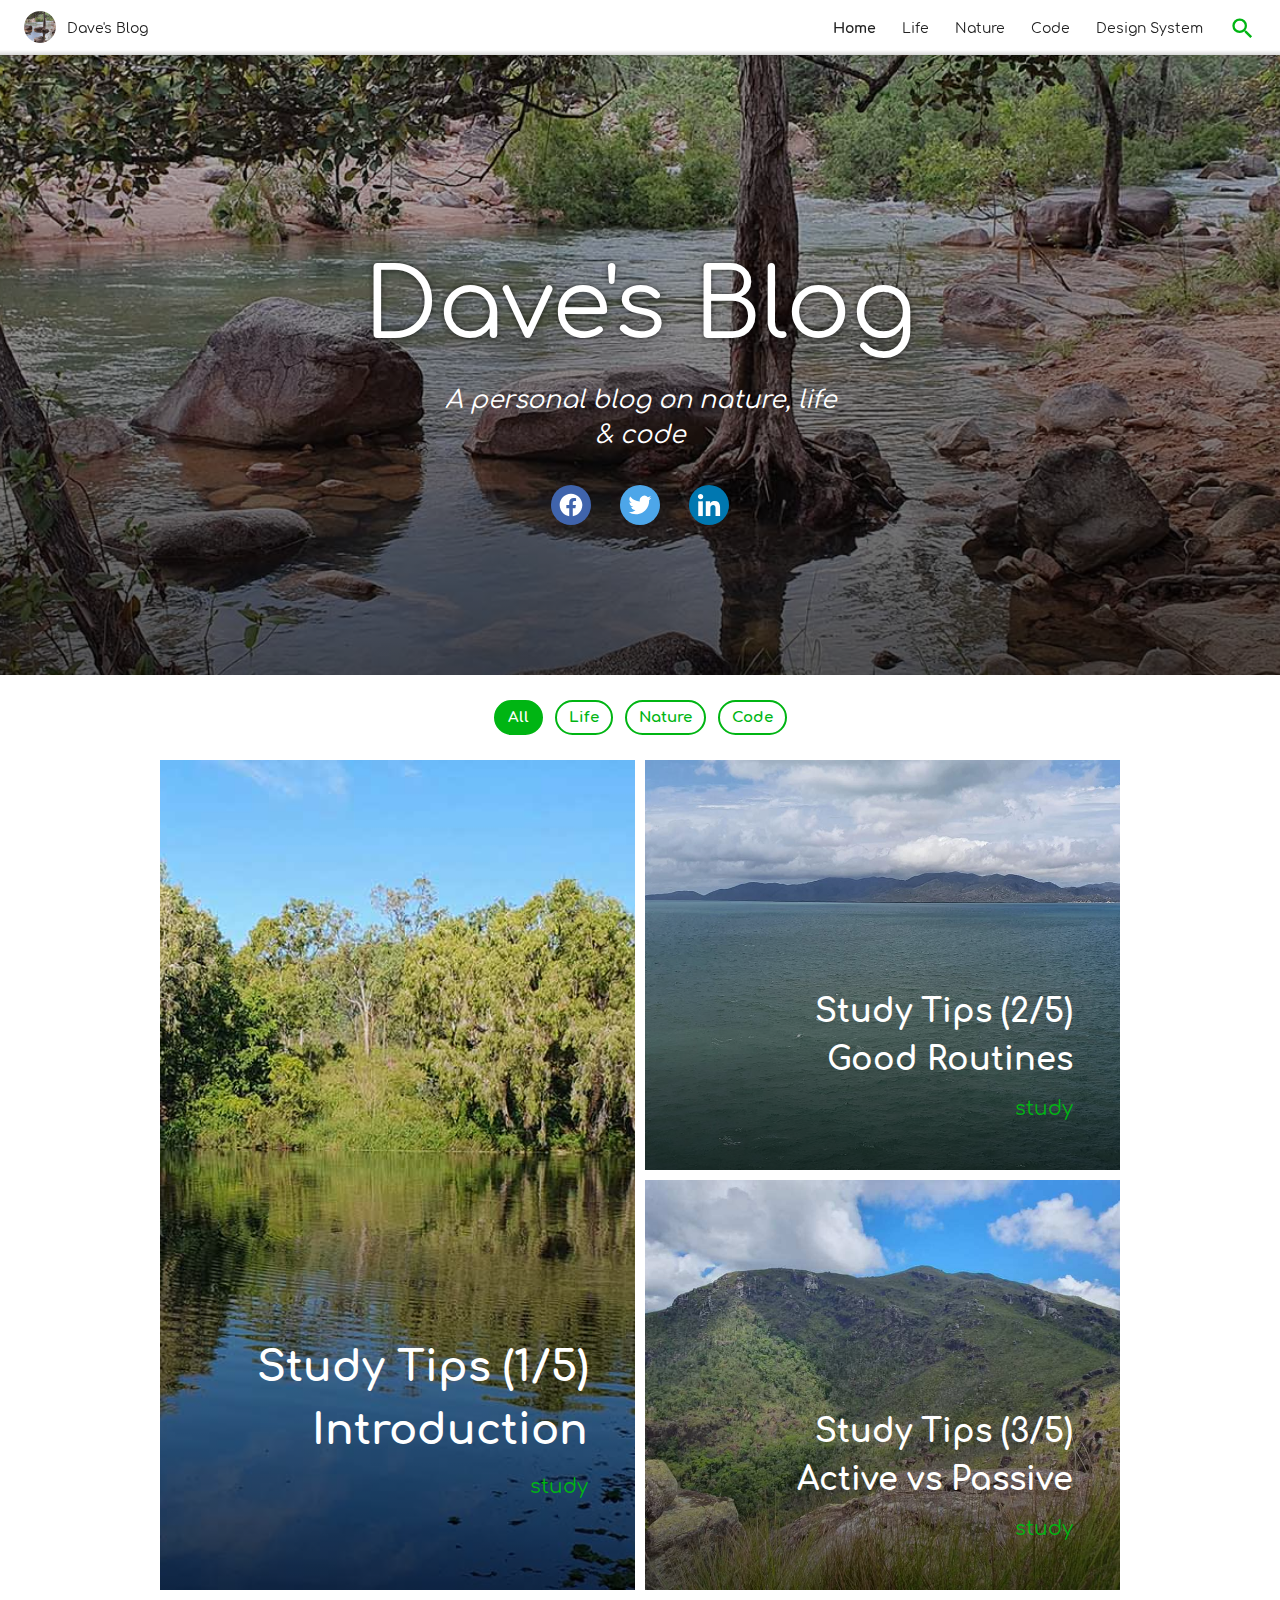
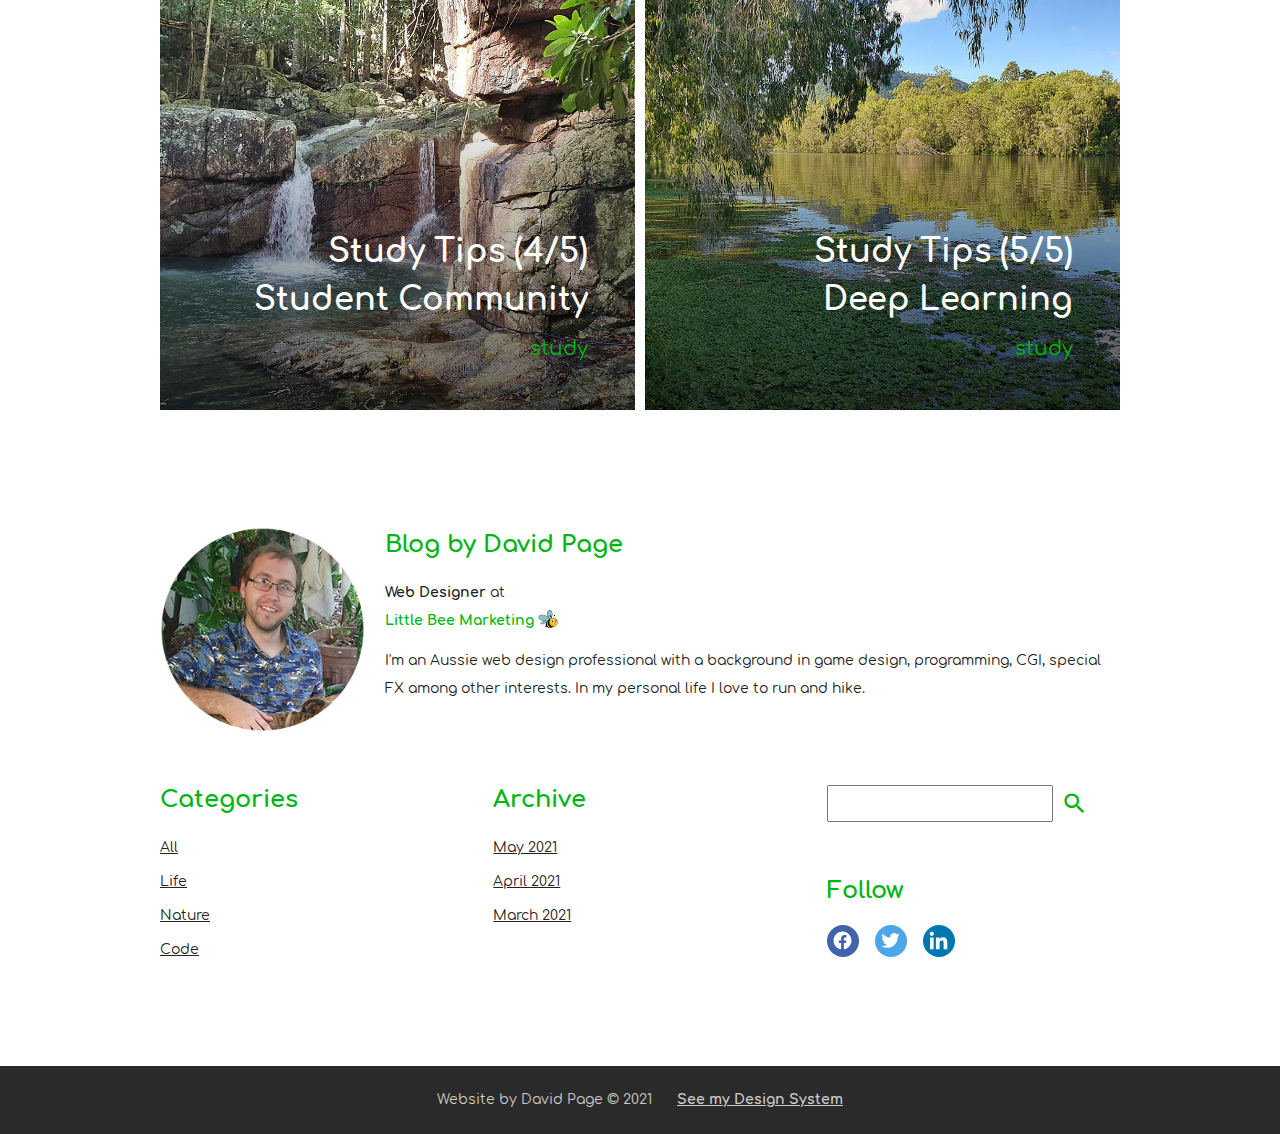
<file: index.html>
<!DOCTYPE html>
<html lang="en">

<head>
    <meta charset="utf-8">
    <meta name="viewport" content="width=device-width">
    <title>Dave's Blog</title>

    <!-- Google Material Font Icons -->
    <link rel="stylesheet" href="https://fonts.googleapis.com/icon?family=Material+Icons">

    <link rel="stylesheet" href="style/main.css">
</head>

<body class="home">
    <header class="site-header">
        <nav class="primary-nav" title="main navigation">
            <div class="nav-bar nav-bar--subtle-popout nav-bar--sticky">
                <a href="index.html" class="nav-bar__site-info">
                    <img class="site-logo nav-bar__logo" src="img/site-logo.png" alt="logo">
                    <p class="site-title">Dave's Blog</p>
                </a>
                <button id="mobile-nav-btn" class="mobile-nav-btn menu-toggle btn btn--icon">
                    <span class="menu-toggle__icon material-icons">menu</span>
                </button>
                <ul id="nav-menu" class="header-menu menu">
                    <li class="menu-item menu-item--current">
                        <a href="index.html" class="menu-item__link">Home</a>
                    </li>
                    <li class="menu-item">
                        <a href="#" class="menu-item__link">Life</a>
                    </li>
                    <li class="menu-item">
                        <a href="#" class="menu-item__link">Nature</a>
                    </li>
                    <li class="menu-item">
                        <a href="#" class="menu-item__link">Code</a>
                    </li>
                    <li class="menu-item">
                        <a href="design-system.html" class="menu-item__link">Design System</a>
                    </li>
                    <li class="menu-item menu-item--search">
                        <form class="search-box">
                            <label class="screen-reader-only" for="header-nav-search">search</label>
                            <input class="search-box__input" type="text" title="search input" id="header-nav-search">
                            <button class="search-box__btn search-btn btn btn--icon" type="submit">
                                <span class="search-btn__icon material-icons">search</span>
                            </button>
                        </form>
                        <button class="search-btn btn btn--icon">
                            <span class="search-btn__icon material-icons">search</span>
                        </button>
                    </li>
                </ul>
            </div>
        </nav>

        <div class="header-hero header-hero--home">
            <div class="header-hero__img img--home-hero parallax parallax--push-up use-placeholder">
                <div class="header-hero__content">
                    <h1 class="header-hero__heading header-hero__heading--large">Dave's Blog</h1>
                    <p class="header-hero__subheading">A personal blog on nature, life & code</p>
                    <ul class="header-hero__social social-links">
                        <li class="social-links__icon social-links--fb">
                            <a href="https://www.facebook.com/david.page.5437" title="facebook">
                                <img class="social-links__img" src="img/social-fb.svg" alt="facebook logo">
                            </a>
                        </li>
                        <li class="social-links__icon social-links--twitter">
                            <a href="https://twitter.com/DavidPa64607279" title="twitter">
                                <img class="social-links__img" src="img/social-twitter.svg" alt="twitter logo">
                            </a>
                        </li>
                        <li class="social-links__icon social-links--linkdin">
                            <a href="https://www.linkedin.com/in/david-page-53976b137/" title="linkedin">
                                <img class="social-links__img" src="img/social-linkedin.svg" alt="linkedin logo">
                            </a>
                        </li>
                    </ul>
                </div>
            </div>
        </div>
    </header>
    <div class="page-content wrap">
        <aside class="filters btn-group">
            <div class="btn toggle-btn toggle-btn--on toggle-btn--disabled">All</div>
            <a href="index.html" class="btn toggle-btn">Life</a>
            <a href="#" class="btn toggle-btn">Nature</a>
            <a href="#" class="btn toggle-btn">Code</a>
        </aside>

        <main class="site-main post-card-grid">
            <article class="post post--featured">
                <div class="post__img img--study-tips-1 use-placeholder">
                    <a href="post/study-tips.html" class="post__link">
                        <div class="post__content">
                            <h2>Study Tips (1/5)<span class="post__subheading">Introduction</span></h2>
                            <div class="post__category">study</div>
                        </div>
                    </a>
                </div>
            </article>

            <article class="post">
                <div class="post__img img--study-tips-2 use-placeholder">
                    <a href="post/study-tips.html" class="post__link">
                        <div class="post__content">
                            <h2>Study Tips (2/5)<span class="post__subheading">Good Routines</span></h2>
                            <div class="post__category">study</div>
                        </div>
                    </a>
                </div>
            </article>

            <article class="post">
                <div class="post__img img--study-tips-3 use-placeholder">
                    <a href="post/study-tips.html" class="post__link">
                        <div class="post__content">
                            <h2>Study Tips (3/5)<span class="post__subheading">Active vs Passive</span></h2>
                            <div class="post__category">study</div>
                        </div>
                    </a>
                </div>
            </article>

            <article class="post">
                <div class="post__img img--study-tips-4 use-placeholder">
                    <a href="post/study-tips.html" class="post__link">
                        <div class="post__content">
                            <h2>Study Tips (4/5)<span class="post__subheading">Student Community</span></h2>
                            <div class="post__category">study</div>
                        </div>
                    </a>
                </div>
            </article>

            <article class="post">
                <div class="post__img img--study-tips-5 use-placeholder">
                    <a href="post/study-tips.html" class="post__link">
                        <div class="post__content">
                            <h2>Study Tips (5/5)<span class="post__subheading">Deep Learning</span></h2>
                            <div class="post__category">study</div>
                        </div>
                    </a>
                </div>
            </article>
        </main>
    </div>
    <footer class="site-footer">
        <div class="wrap footer-sections">

            <section class="footer-section footer-section__author-bio author-bio">
                <a class="footer-section__home-link" href="index.html" title="home">
                    <img class="footer-section__img author-bio__avatar" src="img/author-avatar.png" alt="logo">
                </a>
                <div class="author-bio__content">
                    <a class="footer-section__home-link" href="index.html" title="home">
                        <h2 class="footer-section__title author-bio__name">Blog by David Page</h2>
                    </a>
                    <p class="footer-section__text author-bio__title"><strong>Web Designer</strong> at</p>
                    <p class="footer-section__text author-bio__company">
                        <a href="https://littlebeemarketing.com.au/">
                            Little Bee Marketing <img src="img/little-bee-marketing.png" class="small-icon" alt="">
                        </a>
                    </p>
                    <p class="footer-section__text author-bio__desc">I'm an Aussie web design professional with a
                        background in game design, programming, CGI,
                        special FX among other interests. In my personal life
                        I love to run and hike.</p>
                </div>
            </section>

            <section class="footer-section footer-section__categories">
                <h2 class="footer-section__title">Categories</h2>
                <ul class="nav-list">
                    <li class="nav-list-item nav-list-item--current">
                        <a href="index.html">All</a>
                    </li>
                    <li class="nav-list-item">
                        <a href="index.html">Life</a>
                    </li>
                    <li class="nav-list-item">
                        <a href="#">Nature</a>
                    </li>
                    <li class="nav-list-item">
                        <a href="#">Code</a>
                    </li>
                </ul>
            </section>

            <section class="footer-section footer-section__archive">
                <h2 class="footer-section__title">Archive</h2>
                <ul class="nav-list">
                    <li class="nav-list-item">
                        <a href="index.html">May 2021</a>
                    </li>
                    <li class="nav-list-item">
                        <a href="#">April 2021</a>
                    </li>
                    <li class="nav-list-item">
                        <a href="#">March 2021</a>
                    </li>
                </ul>
            </section>

            <section class="footer-section footer-section__search">
                <h2 class="footer-section__title screen-reader-only">Search</h2>
                <form class="search-box">
                    <label class="screen-reader-only" for="footer-nav-search">search</label>
                    <input class="search-box__input" type="text" title="search input" id="footer-nav-search">
                    <button class="search-box__btn search-btn btn btn--icon" type="submit">
                        <span class="search-btn__icon material-icons">search</span>
                    </button>
                </form>
            </section>

            <section class="footer-section footer-section__social">
                <h2 class="footer-section__title">Follow</h2>
                <ul class="footer-section__social social-links">
                    <li class="social-links__icon social-links--fb">
                        <a href="https://www.facebook.com/david.page.5437" title="facebook">
                            <img class="social-links__img" src="img/social-fb.svg" alt="facebook logo">
                        </a>
                    </li>
                    <li class="social-links__icon social-links--twitter">
                        <a href="https://twitter.com/DavidPa64607279" title="twitter">
                            <img class="social-links__img" src="img/social-twitter.svg" alt="twitter logo">
                        </a>
                    </li>
                    <li class="social-links__icon social-links--linkdin">
                        <a href="https://www.linkedin.com/in/david-page-53976b137/" title="linkedin">
                            <img class="social-links__img" src="img/social-linkedin.svg" alt="linkedin logo">
                        </a>
                    </li>
                </ul>
            </section>

        </div>
        <div class="footer-bar">
            <ul class="footer-info">
                <li class="footer-info--copyright">
                    Website by David Page © 2021
                </li>
                <li class="footer-info--design">
                    <a href="design-system.html">See my Design System</a>
                </li>
            </ul>
        </div>
    </footer>
    <script>

        /* Makes the mobile nav menu button work */
        var btn = document.getElementById("mobile-nav-btn");

        btn.addEventListener("touchstart", function (event) {
            event.preventDefault();
            var menu = document.getElementById("nav-menu");
            menu.classList.toggle("toggled");
        });

    </script>
</body>

</html>
</file>
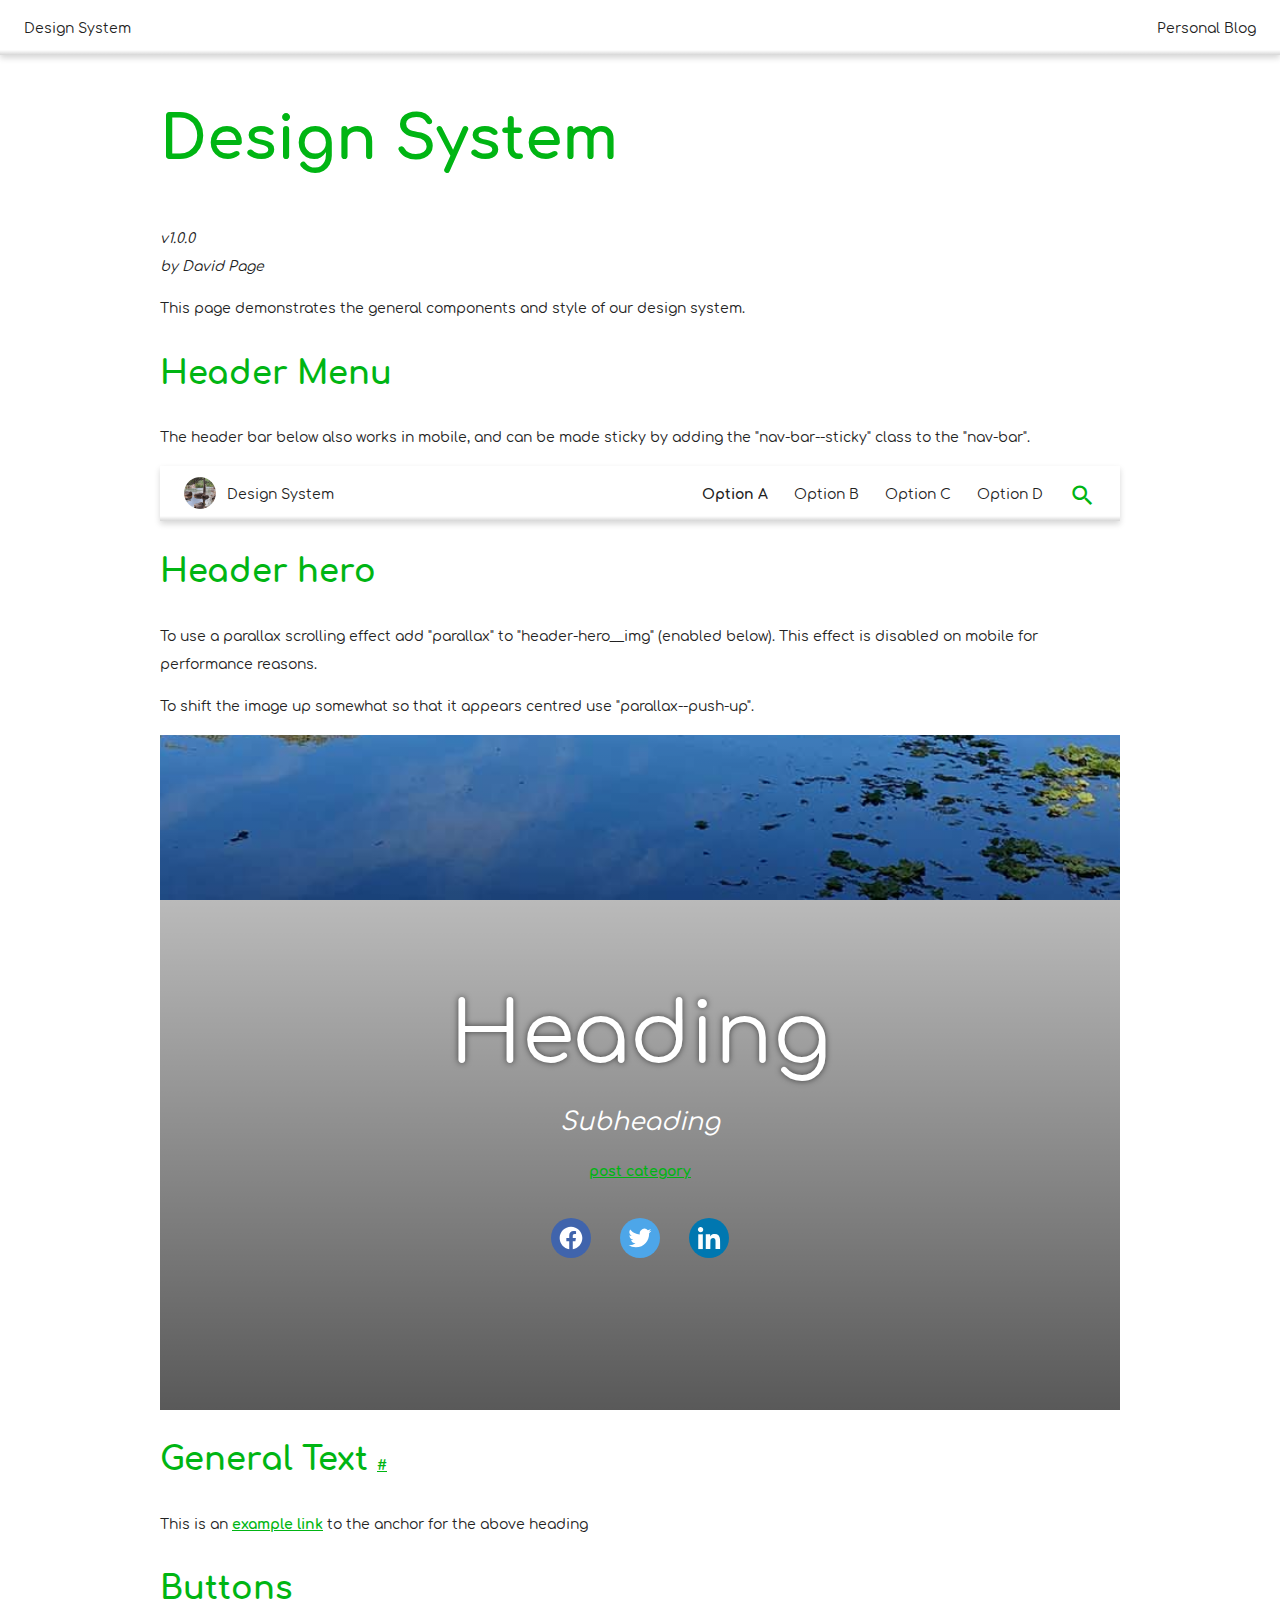
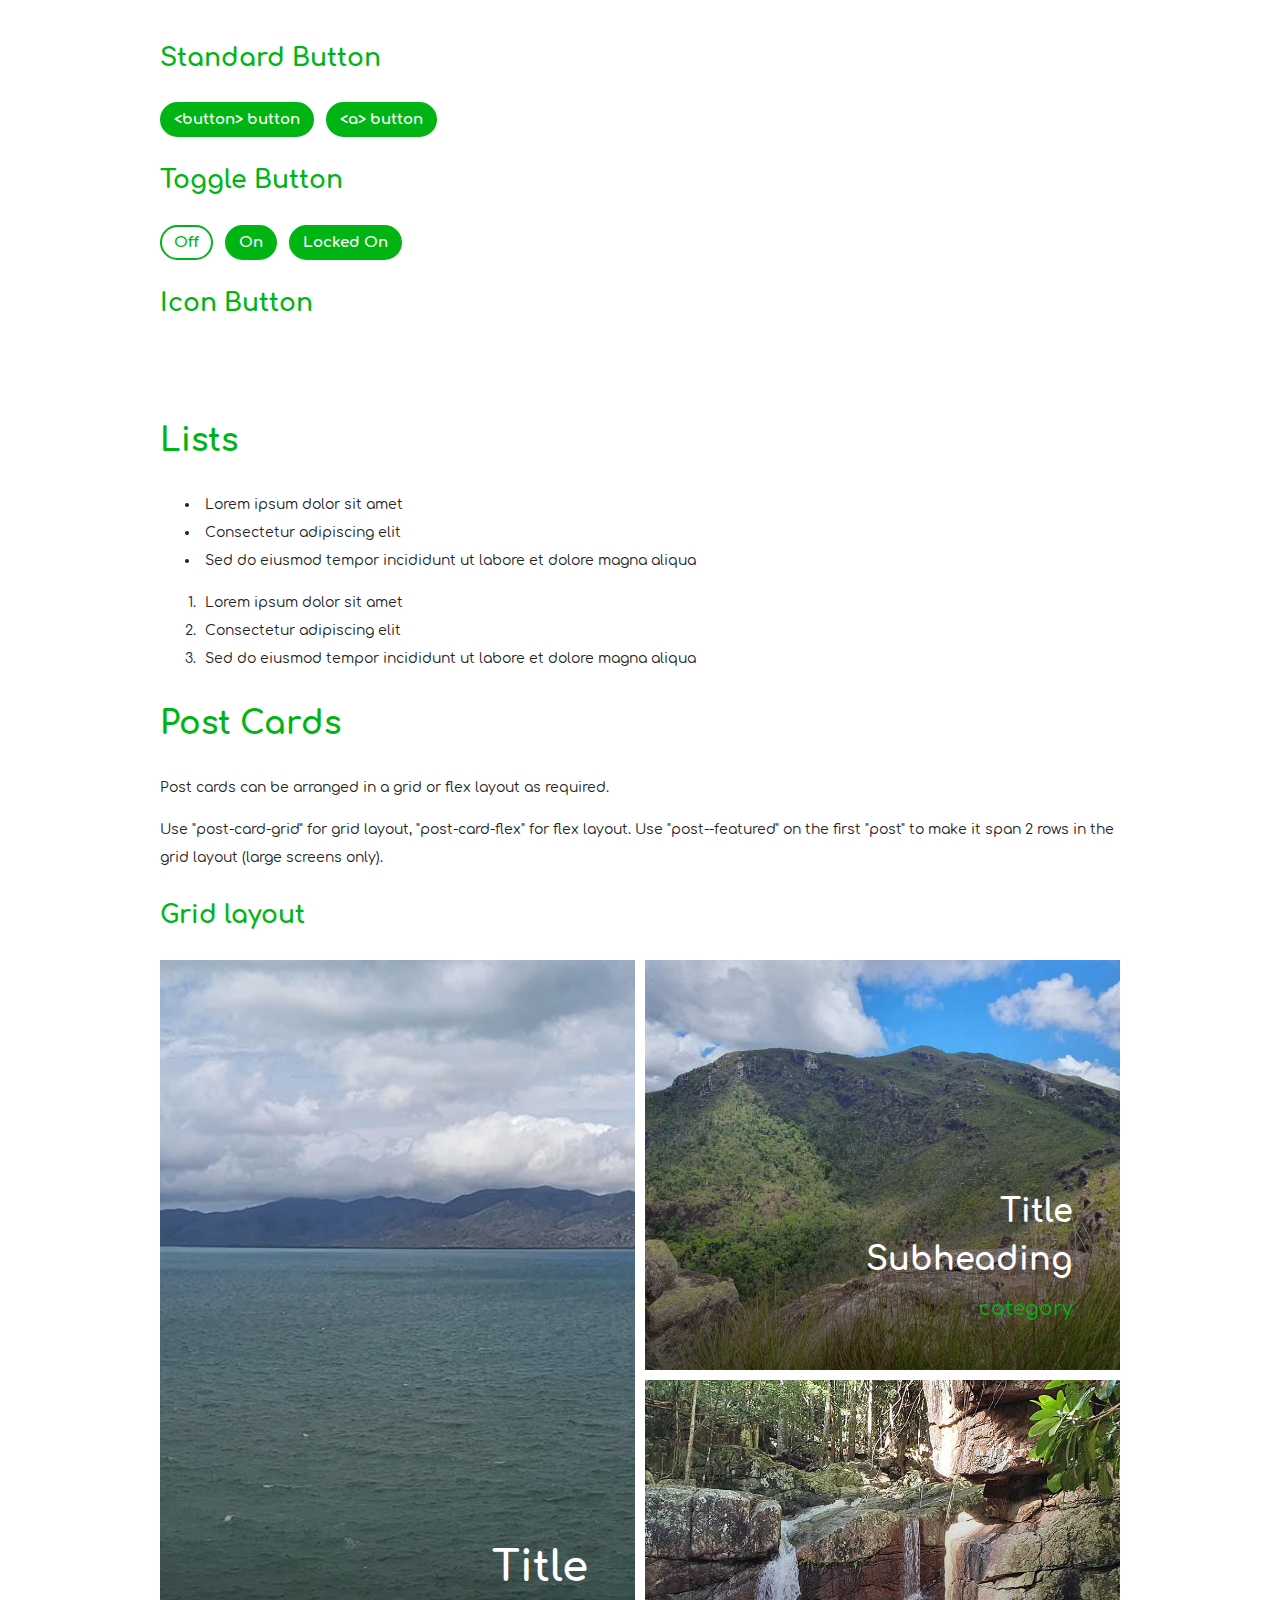
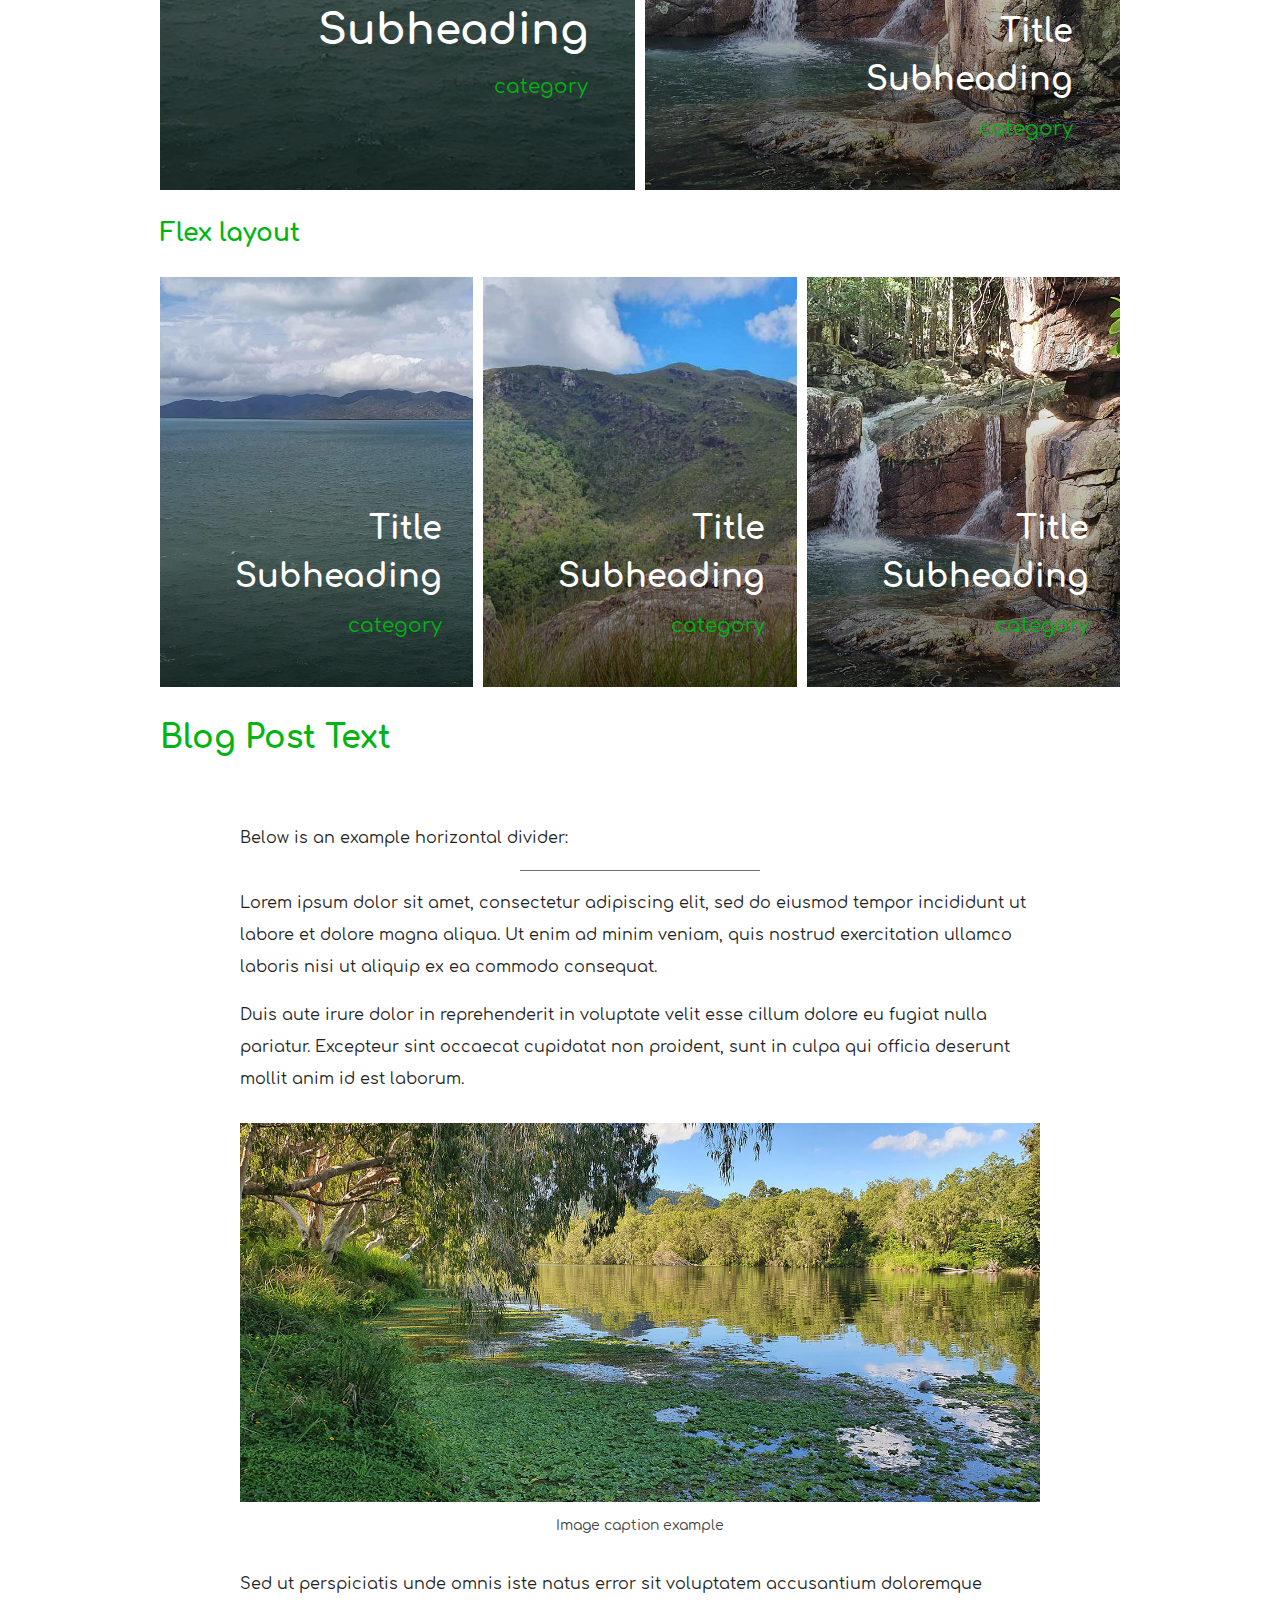
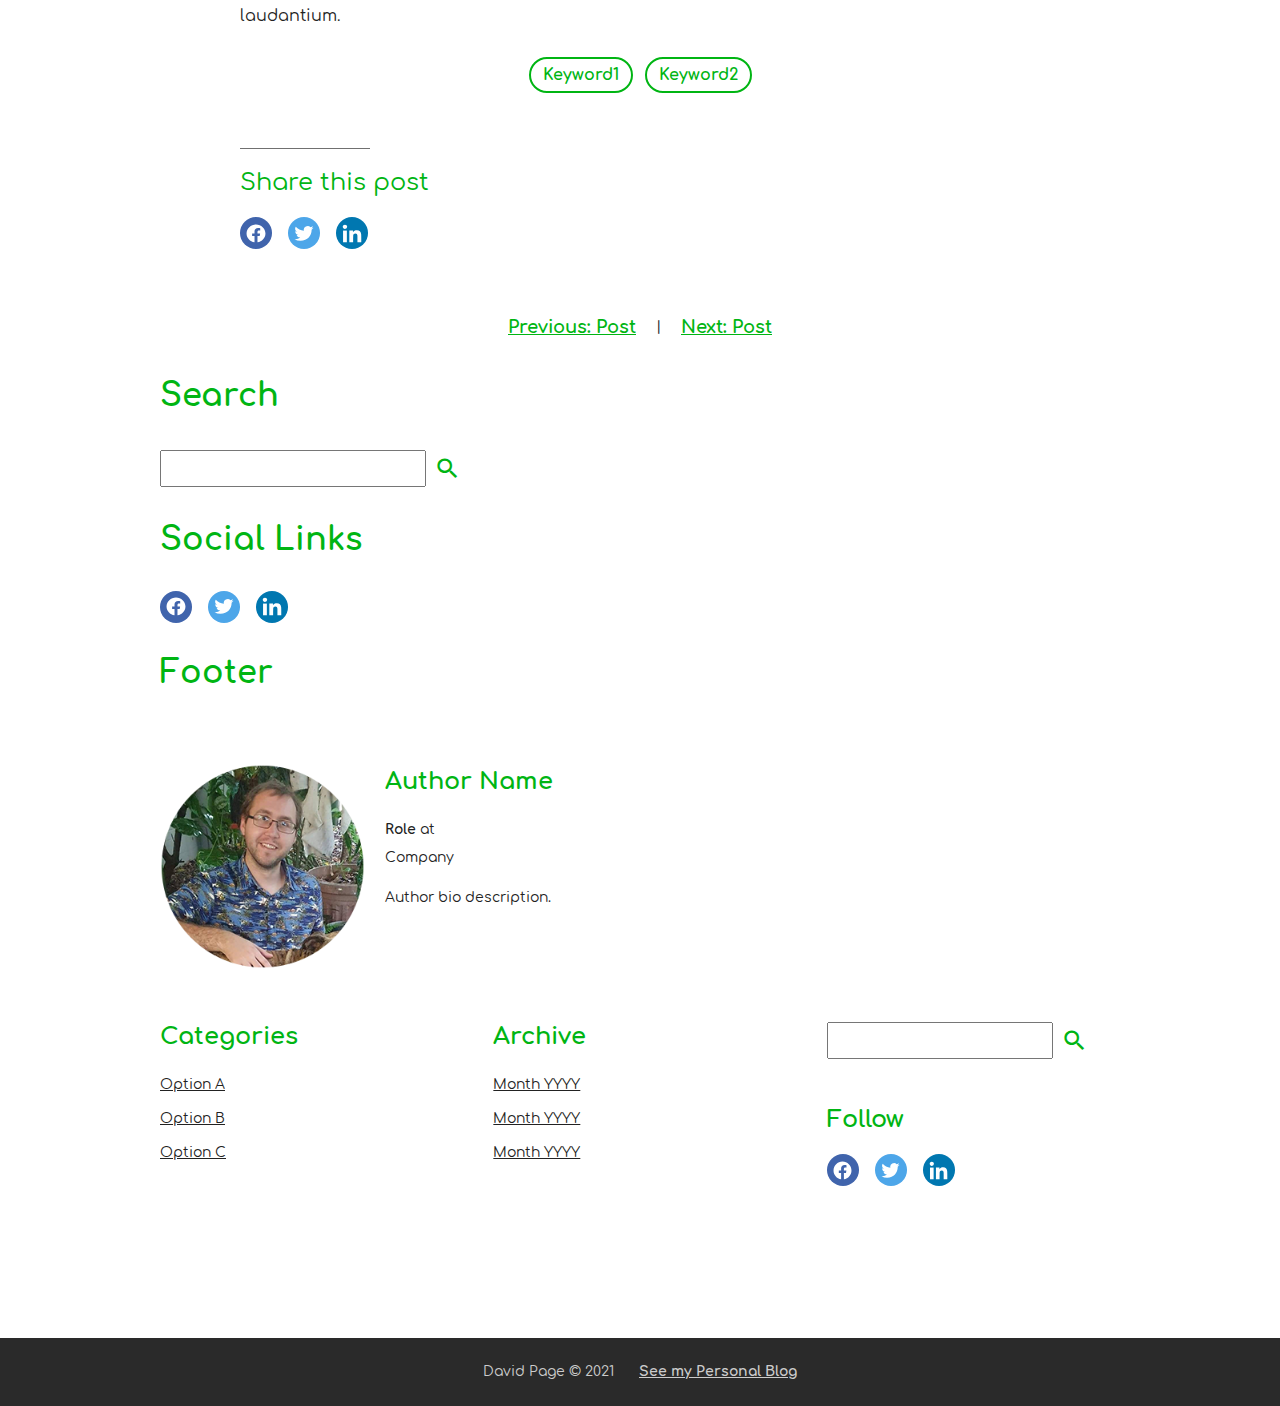
<file: design-system.html>
<!DOCTYPE html>
<html lang="en">

<head>
    <meta charset="utf-8">
    <meta name="viewport" content="width=device-width">
    <title>Design System - Dave's BlogDave's Blog</title>

    <!-- Google Material Font Icons -->
    <link rel="stylesheet" href="https://fonts.googleapis.com/icon?family=Material+Icons">

    <link rel="stylesheet" href="style/main.css">
</head>

<body class="design-system">
    <header class="site-header">
        <nav class="primary-nav nav-container" title="main navigation">
            <div class="nav-bar nav-bar--subtle-popout">
                <a href="design-system.html" class="nav-bar__site-info">
                    <p class="site-title">Design System</p>
                </a>
                <button id="mobile-nav-btn-1" class="mobile-nav-btn menu-toggle btn btn--icon">
                    <span class="menu-toggle__icon material-icons">menu</span>
                </button>
                <ul id="nav-menu-1" class="header-menu menu">
                    <li class="menu-item"><a href="index.html" class="menu-item__link">Personal Blog</a></li>
                </ul>
            </div>
        </nav>
    </header>
    <div class="page-content wrap">
        <main class="site-main">
            <h1>Design System</h1>
            <p><em>v1.0.0<br>by David Page</em></p>
            <p>
                This page demonstrates the general components and style of our design system.
            </p>

            <h2>Header Menu</h2>
            <p>
                The header bar below also works in mobile, and can be made sticky by adding the
                "nav-bar--sticky" class to the "nav-bar".
            </p>
            <div class="nav-container">
                <div class="nav-bar nav-bar--subtle-popout">
                    <a href="#" class="nav-bar__site-info">
                        <img class="site-logo nav-bar__logo" src="img/site-logo.png" alt="logo">
                        <p class="site-title">Design System</p>
                    </a>
                    <button id="mobile-nav-btn-2" class="mobile-nav-btn menu-toggle btn btn--icon">
                        <span class="menu-toggle__icon material-icons">menu</span>
                    </button>
                    <ul id="nav-menu-2" class="header-menu menu">
                        <li class="menu-item menu-item--current"><a href="index.html" class="menu-item__link">Option
                                A</a>
                        </li>
                        <li class="menu-item">
                            <a href="#" class="menu-item__link">Option B</a>
                        </li>
                        <li class="menu-item">
                            <a href="#" class="menu-item__link">Option C</a>
                        </li>
                        <li class="menu-item">
                            <a href="#" class="menu-item__link">Option D</a>
                        </li>
                        <li class="menu-item menu-item--search">
                            <form class="search-box">
                                <label class="screen-reader-only" for="header-nav-search">search</label>
                                <input class="search-box__input" type="text" title="search input" id="header-nav-search">
                                <button class="search-box__btn search-btn btn btn--icon" type="submit">
                                    <span class="search-btn__icon material-icons">search</span>
                                </button>
                            </form>
                            <button class="search-btn btn btn--icon">
                                <span class="search-btn__icon material-icons">search</span>
                            </button>
                        </li>
                    </ul>
                </div>
            </div>

            <h2>Header hero</h2>
            <p>
                To use a parallax scrolling effect add "parallax" to "header-hero__img" (enabled below).
                This effect is disabled on mobile for performance reasons.
            </p>
            <p>
                To shift the image up somewhat so that it appears centred use "parallax--push-up".
            </p>
            <div class="header-hero">
                <div class="header-hero__img img--study-tips-1 parallax use-placeholder">
                    <div class="header-hero__content">
                        <h1 class="header-hero__heading">Heading</h1>
                        <p class="header-hero__subheading">Subheading</p>
                        <a href="../index.html" class="header-hero__post-category">post category</a>
                        <ul class="header-hero__social social-links">
                            <li class="social-links__icon social-links--fb">
                                <a href="#" title="facebook">
                                    <img class="social-links__img" src="img/social-fb.svg" alt="facebook logo">
                                </a>
                            </li>
                            <li class="social-links__icon social-links--twitter">
                                <a href="#" title="twitter">
                                    <img class="social-links__img" src="img/social-twitter.svg" alt="twitter logo">
                                </a>
                            </li>
                            <li class="social-links__icon social-links--linkdin">
                                <a href="#" title="linkedin">
                                    <img class="social-links__img" src="img/social-linkedin.svg" alt="linkedin logo">
                                </a>
                            </li>
                        </ul>
                    </div>
                </div>
            </div>

            <!-- Anchor -->
            <a class="anchor" id="example-anchor"></a>
            <h2>General Text <a href="#example-anchor">#</a></h2>
            <p>This is an <a href="#example-anchor">example link</a> to the anchor for the above heading</p>

            <h2>Buttons</h2>
            <h3>Standard Button</h3>
            <div class="btn-group">
                <button class="btn">&lt;button&gt; button</button>
                <a class="btn">&lt;a&gt; button</a>
            </div>
            <h3>Toggle Button</h3>
            <div class="btn-group">
                <button class="btn toggle-btn">Off</button>
                <button class="btn toggle-btn--on">On</button>
                <button class="btn toggle-btn--on toggle-btn--disabled">Locked On</button>
            </div>
            <h3>Icon Button</h3>
            <button class="btn btn--icon">
                <span class="material-icons">campaign</span>
            </button>
            <h2>Lists</h2>
            <ul>
                <li>Lorem ipsum dolor sit amet</li>
                <li>Consectetur adipiscing elit</li>
                <li>Sed do eiusmod tempor incididunt ut labore et
                    dolore magna aliqua</li>
            </ul>
            <ol>
                <li>Lorem ipsum dolor sit amet</li>
                <li>Consectetur adipiscing elit</li>
                <li>Sed do eiusmod tempor incididunt ut labore et
                    dolore magna aliqua</li>
            </ol>

            <h2>Post Cards</h2>
            <p>
                Post cards can be arranged in a grid or flex layout as required.
            </p>
            <p>
                Use "post-card-grid" for grid layout, "post-card-flex" for flex layout.
                Use "post--featured" on the first "post" to make it span 2 rows in the grid layout (large screens only).
            </p>
            <h3>Grid layout</h3>
            <div class="post-card-grid">
                <div class="post post--featured">
                    <div class="post__img img--study-tips-2 use-placeholder">
                        <a href="#" class="post__link">
                            <div class="post__content">
                                <h2>Title<span class="post__subheading">Subheading</span></h2>
                                <div class="post__category">category</div>
                            </div>
                        </a>
                    </div>
                </div>
                <div class="post">
                    <div class="post__img img--study-tips-3 use-placeholder">
                        <a href="#" class="post__link">
                            <div class="post__content">
                                <h2>Title<span class="post__subheading">Subheading</span></h2>
                                <div class="post__category">category</div>
                            </div>
                        </a>
                    </div>
                </div>
                <div class="post">
                    <div class="post__img img--study-tips-4 use-placeholder">
                        <a href="#" class="post__link">
                            <div class="post__content">
                                <h2>Title<span class="post__subheading">Subheading</span></h2>
                                <div class="post__category">category</div>
                            </div>
                        </a>
                    </div>
                </div>
            </div>
            <h3>Flex layout</h3>
            <div class="post-card-flex">
                <div class="post">
                    <div class="post__img img--study-tips-2 use-placeholder">
                        <a href="#" class="post__link">
                            <div class="post__content">
                                <h2>Title<span class="post__subheading">Subheading</span></h2>
                                <div class="post__category">category</div>
                            </div>
                        </a>
                    </div>
                </div>
                <div class="post">
                    <div class="post__img img--study-tips-3 use-placeholder">
                        <a href="#" class="post__link">
                            <div class="post__content">
                                <h2>Title<span class="post__subheading">Subheading</span></h2>
                                <div class="post__category">category</div>
                            </div>
                        </a>
                    </div>
                </div>
                <div class="post">
                    <div class="post__img img--study-tips-4 use-placeholder">
                        <a href="#" class="post__link">
                            <div class="post__content">
                                <h2>Title<span class="post__subheading">Subheading</span></h2>
                                <div class="post__category">category</div>
                            </div>
                        </a>
                    </div>
                </div>
            </div>

            <h2>Blog Post Text</h2>
            <div class="post-content">
                <p>Below is an example horizontal divider:</p>
                <hr>
                <p>
                    Lorem ipsum dolor sit amet, consectetur adipiscing elit, sed do eiusmod tempor incididunt ut labore
                    et
                    dolore magna aliqua. Ut enim ad minim veniam, quis nostrud exercitation ullamco laboris nisi ut
                    aliquip
                    ex ea commodo consequat.
                </p>
                <p>
                    Duis aute irure dolor in reprehenderit in voluptate velit esse cillum dolore eu
                    fugiat nulla pariatur. Excepteur sint occaecat cupidatat non proident, sunt in culpa qui officia
                    deserunt mollit anim id est laborum.
                </p>
                <figure>
                    <img class="post-content__img post-content__img--wide" src="img/study-tips-1.jpg" alt="">
                    <figcaption>Image caption example</figcaption>
                </figure>
                <p>
                    Sed ut perspiciatis unde omnis iste natus error sit voluptatem accusantium doloremque laudantium.
                </p>

                <aside class="filters btn-group" title="keywords">
                    <a href="#" class="btn toggle-btn">Keyword1</a>
                    <a href="#" class="btn toggle-btn">Keyword2</a>
                </aside>
                <aside class="share" title="share links">
                    <hr class="share__hr">
                    <h2 class="share__title">Share this post</h2>
                    <ul class="social-links">
                        <li class="social-links__icon social-links--fb">
                            <a href="#" title="facebook">
                                <img class="social-links__img" src="img/social-fb.svg" alt="facebook logo">
                            </a>
                        </li>
                        <li class="social-links__icon social-links--twitter">
                            <a href="#" title="twitter">
                                <img class="social-links__img" src="img/social-twitter.svg" alt="twitter logo">
                            </a>
                        </li>
                        <li class="social-links__icon social-links--linkdin">
                            <a href="#" title="linkedin">
                                <img class="social-links__img" src="img/social-linkedin.svg" alt="linkedin logo">
                            </a>
                        </li>
                    </ul>
                </aside>
            </div>
            <nav class="post-nav" title="post navigation">
                <a href="#">Previous: Post</a>
                <div class="sep">|</div>
                <a href="#">Next: Post</a>
            </nav>

            <h2>Search</h2>
            <form class="search-box">
                <label class="screen-reader-only" for="example-nav-search">search</label>
                <input class="search-box__input" type="text" title="search input" id="example-nav-search">
                <button class="search-box__btn search-btn btn btn--icon" type="submit">
                    <span class="search-btn__icon material-icons">search</span>
                </button>
            </form>

            <h2>Social Links</h2>
            <ul class="social-links">
                <li class="social-links__icon social-links--fb">
                    <a href="#" title="facebook">
                        <img class="social-links__img" src="img/social-fb.svg" alt="facebook logo">
                    </a>
                </li>
                <li class="social-links__icon social-links--twitter">
                    <a href="#" title="twitter">
                        <img class="social-links__img" src="img/social-twitter.svg" alt="twitter logo">
                    </a>
                </li>
                <li class="social-links__icon social-links--linkdin">
                    <a href="#" title="linkedin">
                        <img class="social-links__img" src="img/social-linkedin.svg" alt="linkedin logo">
                    </a>
                </li>
            </ul>

            <h2>Footer</h2>
            <div class="footer-sections">

                <section class="footer-section footer-section__author-bio author-bio">
                    <a class="footer-section__home-link" href="#" title="home">
                        <img class="footer-section__img author-bio__avatar" src="img/author-avatar.png" alt="logo">
                    </a>
                    <div class="author-bio__content">
                        <a class="footer-section__home-link" href="#" title="home">
                            <h2 class="footer-section__title author-bio__name">Author Name</h2>
                        </a>
                        <p class="footer-section__text author-bio__title"><strong>Role</strong> at</p>
                        <p class="footer-section__text author-bio__company">Company</p>
                        <p class="footer-section__text author-bio__desc">Author bio description.</p>
                    </div>
                </section>

                <section class="footer-section footer-section__categories">
                    <h2 class="footer-section__title">Categories</h2>
                    <ul class="nav-list">
                        <li class="nav-list-item nav-list-item--current">
                            <a href="#">Option A</a>
                        </li>
                        <li class="nav-list-item">
                            <a href="#">Option B</a>
                        </li>
                        <li class="nav-list-item">
                            <a href="#">Option C</a>
                        </li>
                    </ul>
                </section>

                <section class="footer-section footer-section__archive">
                    <h2 class="footer-section__title">Archive</h2>
                    <ul class="nav-list">
                        <li class="nav-list-item">
                            <a href="#">Month YYYY</a>
                        </li>
                        <li class="nav-list-item">
                            <a href="#">Month YYYY</a>
                        </li>
                        <li class="nav-list-item">
                            <a href="#">Month YYYY</a>
                        </li>
                    </ul>
                </section>

                <section class="footer-section footer-section__search">
                    <h2 class="footer-section__title screen-reader-only">Search</h2>
                    <form class="search-box">
                        <label class="screen-reader-only" for="footer-nav-search">search</label>
                        <input class="search-box__input" type="text" title="search input" id="footer-nav-search">
                        <button class="search-box__btn search-btn btn btn--icon" type="submit">
                            <span class="search-btn__icon material-icons">search</span>
                        </button>
                    </form>
                </section>

                <section class="footer-section footer-section__social">
                    <h2 class="footer-section__title">Follow</h2>
                    <ul class="footer-section__social social-links">
                        <li class="social-links__icon social-links--fb">
                            <a href="https://www.facebook.com/david.page.5437" title="facebook">
                                <img class="social-links__img" src="img/social-fb.svg" alt="facebook logo">
                            </a>
                        </li>
                        <li class="social-links__icon social-links--twitter">
                            <a href="https://twitter.com/DavidPa64607279" title="twitter">
                                <img class="social-links__img" src="img/social-twitter.svg" alt="twitter logo">
                            </a>
                        </li>
                        <li class="social-links__icon social-links--linkdin">
                            <a href="https://www.linkedin.com/in/david-page-53976b137/" title="linkedin">
                                <img class="social-links__img" src="img/social-linkedin.svg" alt="linkedin logo">
                            </a>
                        </li>
                    </ul>
                </section>
            </div>
        </main>
    </div>
    <footer class="site-footer">
        <div class="footer-bar">
            <ul class="footer-info">
                <li class="footer-info--copyright">
                    David Page © 2021
                </li>
                <li class="footer-info--design">
                    <a href="index.html">See my Personal Blog</a>
                </li>
            </ul>
        </div>
    </footer>
    <script>

        /* Makes the mobile nav menus button work */
        var btn1 = document.getElementById("mobile-nav-btn-1");
        var btn2 = document.getElementById("mobile-nav-btn-2");

        btn1.addEventListener("touchstart", function (event) {
            event.preventDefault();
            var menu = document.getElementById("nav-menu-1");
            menu.classList.toggle("toggled");
        });

        btn2.addEventListener("touchstart", function (event) {
            event.preventDefault();
            var menu = document.getElementById("nav-menu-2");
            menu.classList.toggle("toggled");
        });

    </script>
</body>

</html>
</file>
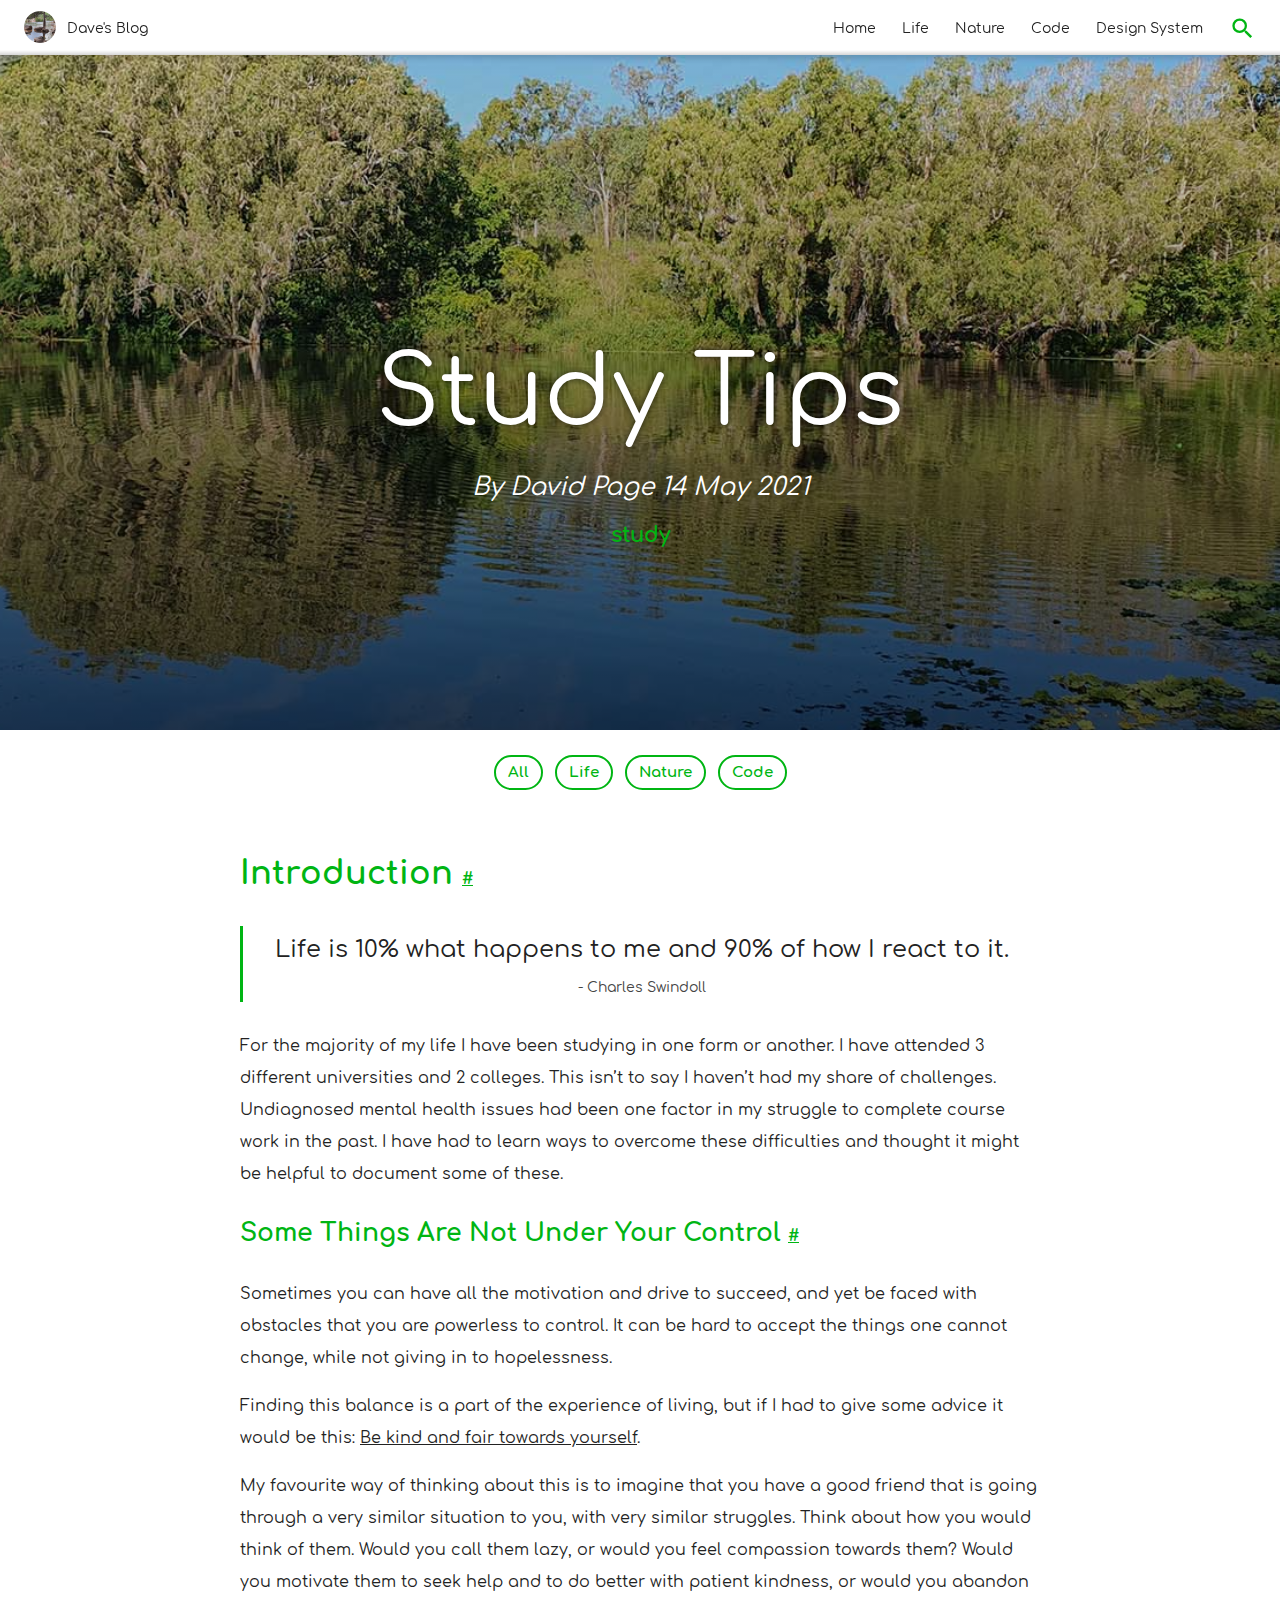
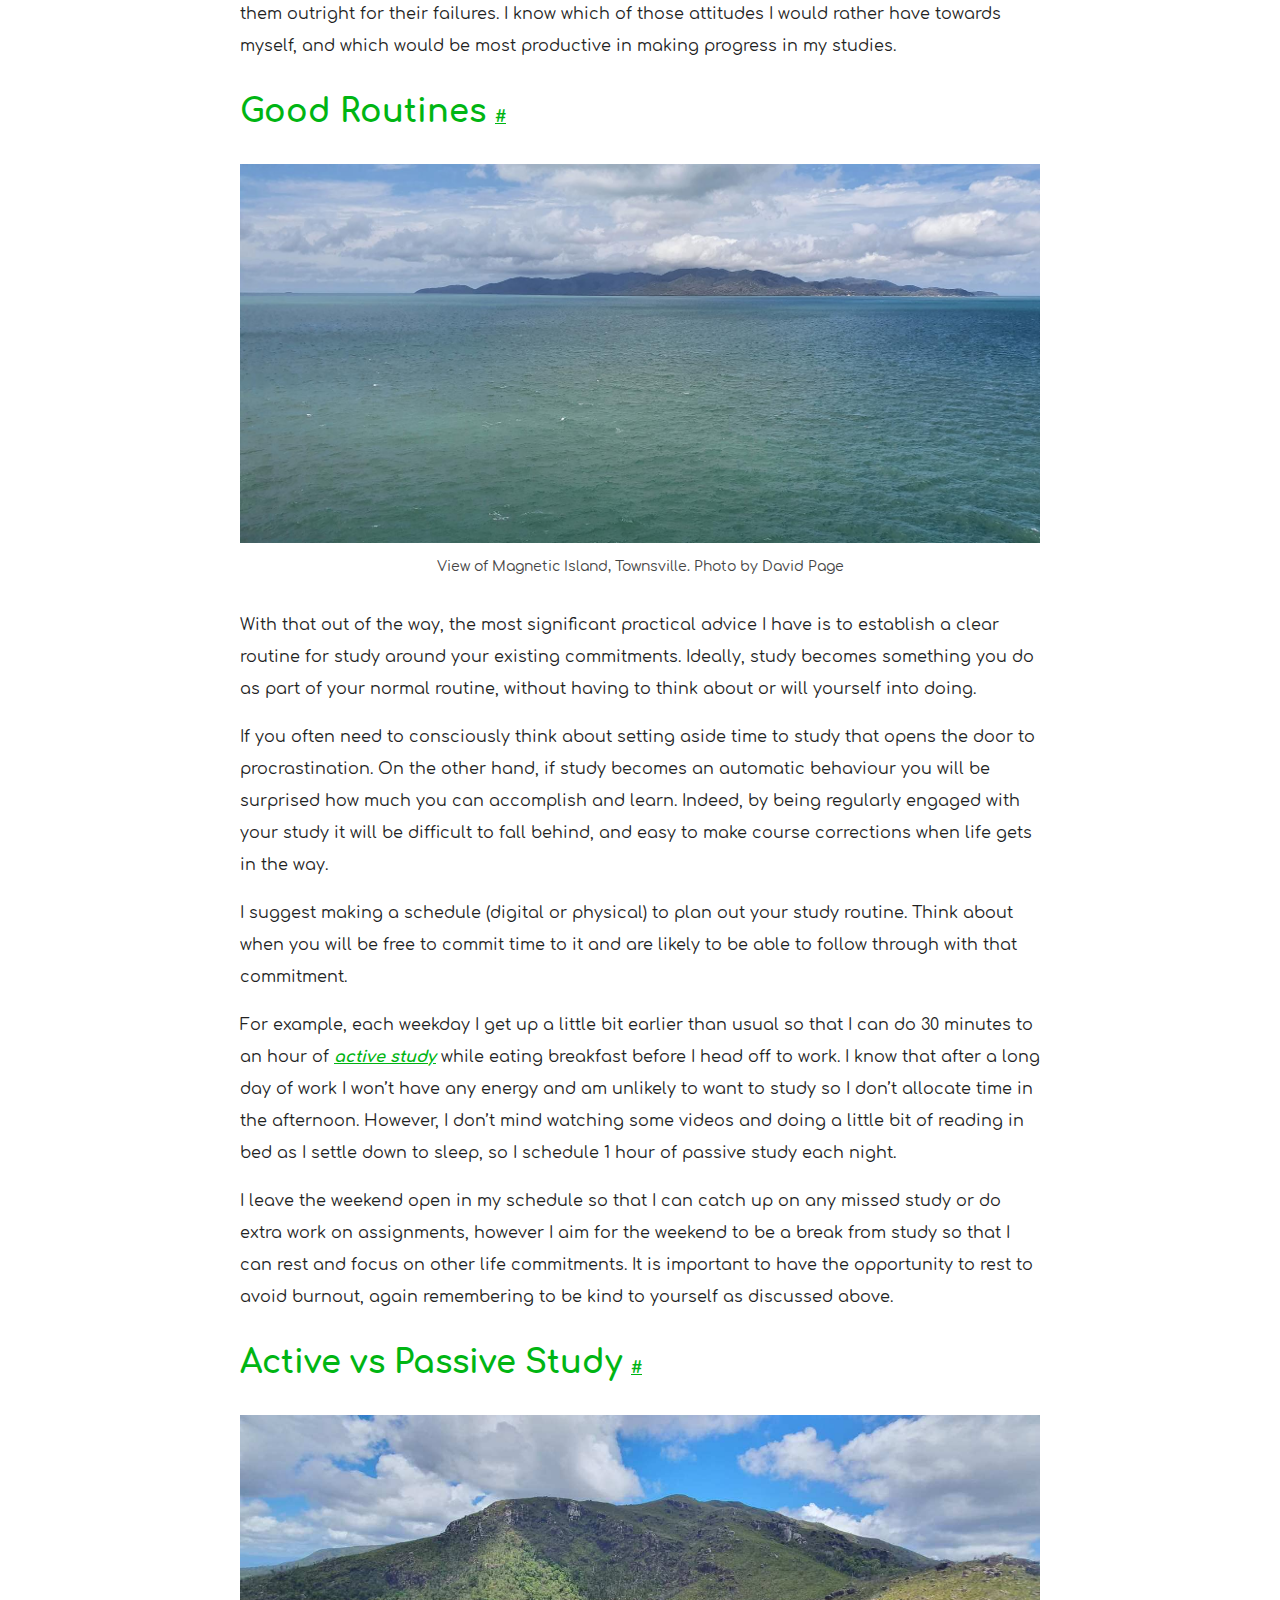
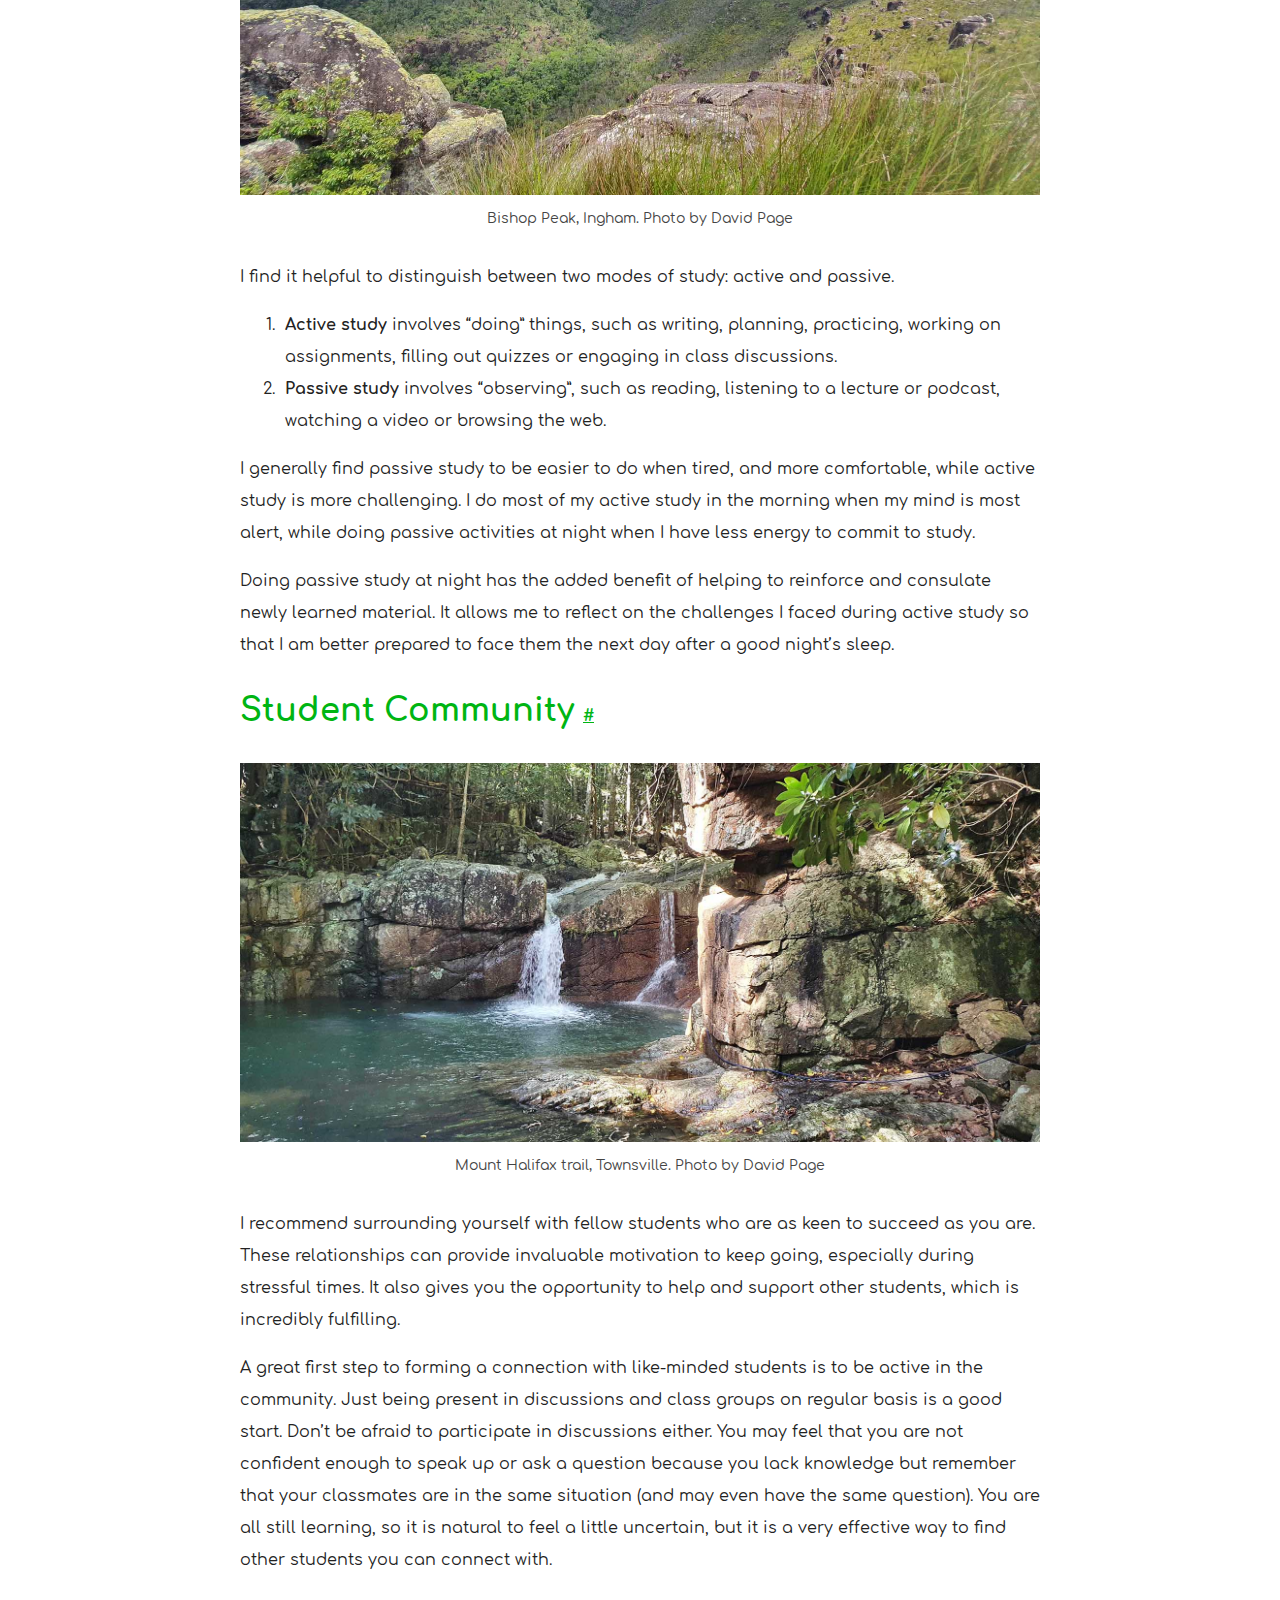
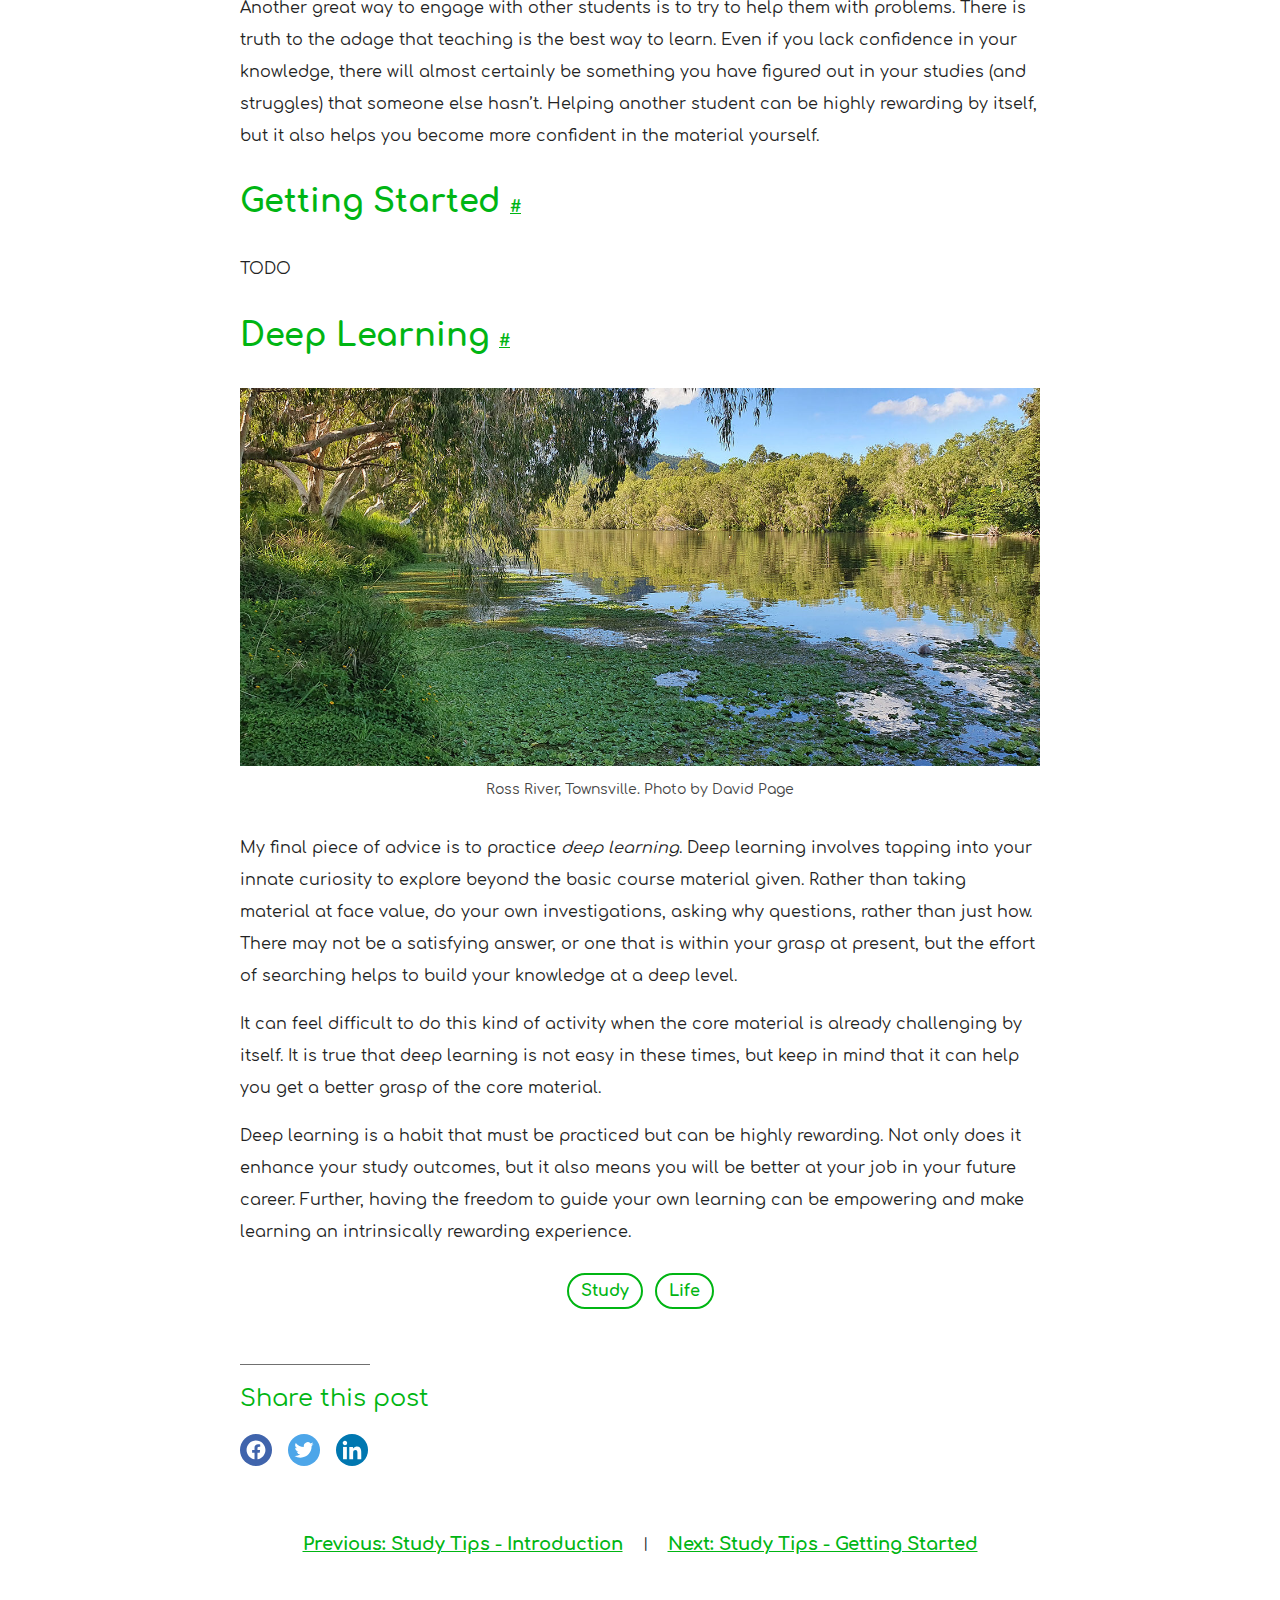
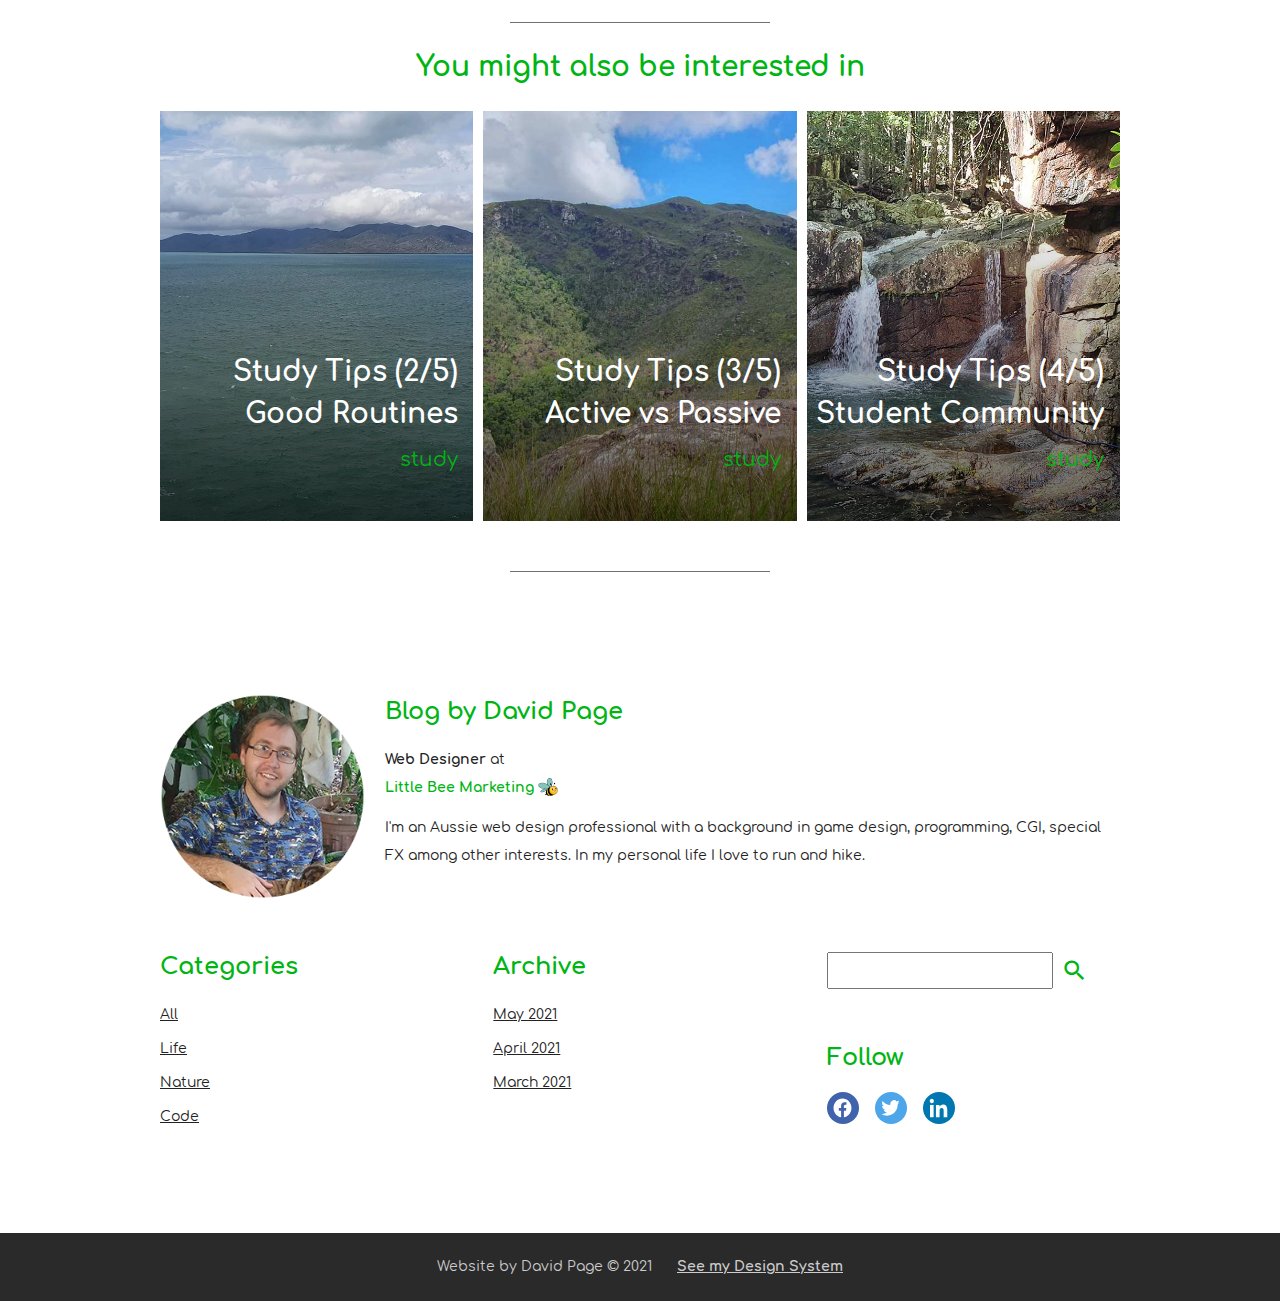
<file: post/study-tips.html>
<!DOCTYPE html>
<html lang="en">

<head>
    <meta charset="utf-8">
    <meta name="viewport" content="width=device-width">
    <title>Study Tips - Dave's Blog</title>

    <!-- Google Material Font Icons -->
    <link rel="stylesheet" href="https://fonts.googleapis.com/icon?family=Material+Icons">

    <link rel="stylesheet" href="../style/main.css">
</head>

<body class="post post--study-tips">
    <header class="site-header">
        <nav class="primary-nav nav-container" title="main navigation">
            <div class="nav-bar nav-bar--subtle-popout nav-bar--sticky">
                <a href="../index.html" class="nav-bar__site-info">
                    <img class="site-logo nav-bar__logo" src="../img/site-logo.png" alt="logo">
                    <p class="site-title">Dave's Blog</p>
                </a>
                <button id="mobile-nav-btn" class="mobile-nav-btn menu-toggle btn btn--icon">
                    <span class="menu-toggle__icon material-icons">menu</span>
                </button>
                <ul id="nav-menu" class="header-menu menu">
                    <li class="menu-item">
                        <a href="../index.html" class="menu-item__link">Home</a>
                    </li>
                    <li class="menu-item">
                        <a href="#" class="menu-item__link">Life</a>
                    </li>
                    <li class="menu-item">
                        <a href="#" class="menu-item__link">Nature</a>
                    </li>
                    <li class="menu-item">
                        <a href="#" class="menu-item__link">Code</a>
                    </li>
                    <li class="menu-item">
                        <a href="../design-system.html" class="menu-item__link">Design System</a>
                    </li>
                    <li class="menu-item menu-item--search">
                        <form class="search-box">
                            <label class="screen-reader-only" for="header-nav-search">search</label>
                            <input class="search-box__input" type="text" title="search input" id="header-nav-search">
                            <button class="search-box__btn search-btn btn btn--icon" type="submit">
                                <span class="search-btn__icon material-icons">search</span>
                            </button>
                        </form>
                        <button class="search-btn btn btn--icon">
                            <span class="search-btn__icon material-icons">search</span>
                        </button>
                    </li>
                </ul>
            </div>
        </nav>

        <div class="header-hero header-hero--post">
            <div class="header-hero__img img--study-tips-1 parallax parallax--push-up use-placeholder">

                <!-- For visual users only -->
                <div class="header-hero__content" aria-hidden="true">
                    <div class="header-hero__heading header-hero__heading--large">Study Tips</div>
                    <p class="header-hero__subheading">By David Page 14 May 2021</p>
                    <a href="../index.html" class="header-hero__post-category" title="category" tabindex="-1">study</a>
                </div>

            </div>
        </div>
    </header>
    <div class="page-content">
        <div class="post-area wrap">
            <aside class="filters btn-group">
                <a href="../index.html" class="btn toggle-btn">All</a>
                <a href="../index.html" class="btn toggle-btn">Life</a>
                <a href="#" class="btn toggle-btn">Nature</a>
                <a href="#" class="btn toggle-btn">Code</a>
            </aside>
            <main class="site-main post-content">
                <article class="post-article">

                    <!-- Blog title info is displayed visually within the header hero. -->
                    <div class="screen-reader-only">
                        <h1>Study Tips</h1>
                        <p>By David Page 14 May 2021</p>
                        <a href="../index.html" title="category">study</a>
                    </div>

                    <section class="post-section post-section--intro">
                        <a class="anchor" id="intro"></a>
                        <h2>Introduction <a href="#intro">#</a></h2>
                        <figure class="blockquote-figure">
                            <blockquote cite="https://www.forbes.com/sites/kevinkruse/2013/05/28/inspirational-quotes/?sh=7fb0c2d86c7a">
                                Life is 10% what happens to me and 90% of how I react to it.
                            </blockquote>
                            <figcaption>- Charles Swindoll</figcaption>
                        </figure>
                        <p>
                            For the majority of my life I have been studying in one form or another. I have attended 3
                            different universities and 2 colleges. This isn’t to say I haven’t had my share of
                            challenges.
                            Undiagnosed mental health issues had been one factor in my struggle to complete course work
                            in
                            the past. I have had to learn ways to overcome these difficulties and thought it might be
                            helpful to document some of these.
                        </p>
                        <a class="anchor" id="control"></a>
                        <h3>Some Things Are Not Under Your Control <a href="#control">#</a></h3>
                        <p>
                            Sometimes you can have all the motivation and drive to succeed, and yet be faced with
                            obstacles
                            that you are powerless to control. It can be hard to accept the things one cannot change,
                            while
                            not giving in to hopelessness.
                        </p>
                        <p>
                            Finding this balance is a part of the experience of living, but if I had to give some advice
                            it
                            would be this: <u>Be kind and fair towards yourself</u>.
                        </p>
                        <p>
                            My favourite way of thinking about this is to imagine that you have a good friend that is
                            going
                            through a very similar situation to you, with very similar struggles. Think about how you
                            would
                            think of them. Would you call them lazy, or would you feel compassion towards them? Would
                            you
                            motivate them to seek help and to do better with patient kindness, or would you abandon them
                            outright for their failures. I know which of those attitudes I would rather have towards
                            myself,
                            and which would be most productive in making progress in my studies.
                        </p>
                    </section>

                    <section class="post-section post-section--good-routines">
                        <a class="anchor" id="good-routines"></a>
                        <h2>Good Routines <a href="#good-routines">#</a></h2>
                        <figure>
                            <img class="post-content__img post-content__img--wide" src="../img/study-tips-2.jpg" alt="magnetic island">
                            <figcaption>View of Magnetic Island, Townsville. Photo by David Page</figcaption>
                        </figure>
                        <p>
                            With that out of the way, the most significant practical advice I have is to establish a
                            clear
                            routine for study around your existing commitments. Ideally, study becomes something you do
                            as
                            part of your normal routine, without having to think about or will yourself into doing.
                        </p>
                        <p>
                            If you often need to consciously think about setting aside time to study that opens the door
                            to
                            procrastination. On the other hand, if study becomes an automatic behaviour you will be
                            surprised how much you can accomplish and learn. Indeed, by being regularly engaged with
                            your
                            study it will be difficult to fall behind, and easy to make course corrections when life
                            gets in
                            the way.
                        </p>
                        <p>
                            I suggest making a schedule (digital or physical) to plan out your study routine. Think
                            about
                            when you will be free to commit time to it and are likely to be able to follow through with
                            that
                            commitment.
                        </p>
                        <p>
                            For example, each weekday I get up a little bit earlier than usual so that I can do 30
                            minutes
                            to an hour of <a href="#active-passive"><em>active study</em></a> while eating breakfast
                            before I head off to work. I know that
                            after a
                            long day of work I won’t have any energy and am unlikely to want to study so I don’t
                            allocate
                            time in the afternoon. However, I don’t mind watching some videos and doing a little bit of
                            reading in bed as I settle down to sleep, so I schedule 1 hour of passive study each night.
                        </p>
                        <p>
                            I leave the weekend open in my schedule so that I can catch up on any missed study or do
                            extra
                            work on assignments, however I aim for the weekend to be a break from study so that I can
                            rest
                            and focus on other life commitments. It is important to have the opportunity to rest to
                            avoid
                            burnout, again remembering to be kind to yourself as discussed above.
                        </p>
                    </section>

                    <section class="post-section post-section--active-passive">
                        <a class="anchor" id="active-passive"></a>
                        <h2>Active vs Passive Study <a href="#active-passive">#</a></h2>
                        <figure>
                            <img class="post-content__img post-content__img--wide" src="../img/study-tips-3.jpg" alt="bishop peak">
                            <figcaption>Bishop Peak, Ingham. Photo by David Page</figcaption>
                        </figure>
                        <p>
                            I find it helpful to distinguish between two modes of study: active and passive.
                        </p>
                        <ol>
                            <li>
                                <strong>Active study</strong> involves “doing” things, such as writing, planning,
                                practicing, working on
                                assignments, filling out quizzes or engaging in class discussions.
                            </li>
                            <li>
                                <strong>Passive study</strong> involves “observing”, such as reading, listening to a
                                lecture or podcast,
                                watching a video or browsing the web.
                            </li>
                        </ol>
                        <p>
                            I generally find passive study to be easier to do when tired, and more comfortable, while
                            active
                            study is more challenging. I do most of my active study in the morning when my mind is most
                            alert, while doing passive activities at night when I have less energy to commit to study.
                        </p>
                        <p>
                            Doing passive study at night has the added benefit of helping to reinforce and consulate
                            newly
                            learned material. It allows me to reflect on the challenges I faced during active study so
                            that
                            I am better prepared to face them the next day after a good night’s sleep.
                        </p>
                    </section>

                    <section class="post-section post-section--community">
                        <a class="anchor" id="community"></a>
                        <h2>Student Community <a href="#community">#</a></h2>
                        <figure>
                            <img class="post-content__img post-content__img--wide" src="../img/study-tips-4.jpg" alt="mount halifax trail">
                            <figcaption>Mount Halifax trail, Townsville. Photo by David Page</figcaption>
                        </figure>
                        <p>
                            I recommend surrounding yourself with fellow students who are as keen to succeed as you are.
                            These relationships can provide invaluable motivation to keep going, especially during
                            stressful
                            times. It also gives you the opportunity to help and support other students, which is
                            incredibly
                            fulfilling.
                        </p>
                        <p>
                            A great first step to forming a connection with like-minded students is to be active in the
                            community. Just being present in discussions and class groups on regular basis is a good
                            start.
                            Don’t be afraid to participate in discussions either. You may feel that you are not
                            confident
                            enough to speak up or ask a question because you lack knowledge but remember that your
                            classmates are in the same situation (and may even have the same question). You are all
                            still
                            learning, so it is natural to feel a little uncertain, but it is a very effective way to
                            find
                            other students you can connect with.
                        </p>
                        <p>
                            Another great way to engage with other students is to try to help them with problems. There
                            is
                            truth to the adage that teaching is the best way to learn. Even if you lack confidence in
                            your
                            knowledge, there will almost certainly be something you have figured out in your studies
                            (and
                            struggles) that someone else hasn’t. Helping another student can be highly rewarding by
                            itself,
                            but it also helps you become more confident in the material yourself.
                        </p>
                    </section>

                    <section class="post-section post-section--getting-started">
                        <a class="anchor" id="getting-started"></a>
                        <h2>Getting Started <a href="#getting-started">#</a></h2>
                        <p>TODO</p>
                    </section>

                    <section class="post-section post-section--deep-learning">
                        <a class="anchor" id="deep-learning"></a>
                        <h2>Deep Learning <a href="#deep-learning">#</a></h2>
                        <figure>
                            <img class="post-content__img post-content__img--wide" src="../img/study-tips-1.jpg" alt="ross river">
                            <figcaption>Ross River, Townsville. Photo by David Page</figcaption>
                        </figure>
                        <p>
                            My final piece of advice is to practice <em>deep learning</em>. Deep learning involves
                            tapping into
                            your innate curiosity to explore beyond the basic course material given. Rather than taking
                            material at face value, do your own investigations, asking why questions, rather than just
                            how.
                            There may not be a satisfying answer, or one that is within your grasp at present, but the
                            effort of searching helps to build your knowledge at a deep level.
                        </p>
                        <p>
                            It can feel difficult to do this kind of activity when the core material is already
                            challenging
                            by itself. It is true that deep learning is not easy in these times, but keep in mind that
                            it
                            can help you get a better grasp of the core material.
                        </p>
                        <p>
                            Deep learning is a habit that must be practiced but can be highly rewarding. Not only does
                            it
                            enhance your study outcomes, but it also means you will be better at your job in your future
                            career. Further, having the freedom to guide your own learning can be empowering and make
                            learning an intrinsically rewarding experience.
                        </p>
                    </section>

                    <aside class="filters btn-group" title="keywords">
                        <a href="../index.html" class="btn toggle-btn">Study</a>
                        <a href="../index.html" class="btn toggle-btn">Life</a>
                    </aside>
                </article>

                <aside class="share" title="share links">
                    <hr class="share__hr">
                    <h2 class="share__title">Share this post</h2>
                    <ul class="social-links">
                        <li class="social-links__icon social-links--fb">
                            <a href="#" title="facebook">
                                <img class="social-links__img" src="../img/social-fb.svg" alt="facebook logo">
                            </a>
                        </li>
                        <li class="social-links__icon social-links--twitter">
                            <a href="#" title="twitter">
                                <img class="social-links__img" src="../img/social-twitter.svg" alt="twitter logo">
                            </a>
                        </li>
                        <li class="social-links__icon social-links--linkdin">
                            <a href="#" title="linkedin">
                                <img class="social-links__img" src="../img/social-linkedin.svg" alt="linkedin logo">
                            </a>
                        </li>
                    </ul>
                </aside>
            </main>

            <nav class="post-nav" title="post navigation">
                <a href="study-tips.html">Previous: Study Tips - Introduction</a>
                <div class="sep">|</div>
                <a href="study-tips.html">Next: Study Tips - Getting Started</a>
            </nav>
        </div>

        <hr>
        <aside class="related-articles wrap" title="related articles">
            <h2>You might also be interested in</h2>
            <div class="post-card-flex">
                <article class="post">
                    <div class="post__img img--study-tips-2 use-placeholder">
                        <a href="study-tips.html" class="post__link">
                            <div class="post__content">
                                <h2>Study Tips (2/5)<span class="post__subheading">Good Routines</span></h2>
                                <div class="post__category">study</div>
                            </div>
                        </a>
                    </div>
                </article>

                <article class="post">
                    <div class="post__img img--study-tips-3 use-placeholder">
                        <a href="study-tips.html" class="post__link">
                            <div class="post__content">
                                <h2>Study Tips (3/5)<span class="post__subheading">Active vs Passive</span></h2>
                                <div class="post__category">study</div>
                            </div>
                        </a>
                    </div>
                </article>

                <article class="post">
                    <div class="post__img img--study-tips-4 use-placeholder">
                        <a href="study-tips.html" class="post__link">
                            <div class="post__content">
                                <h2>Study Tips (4/5)<span class="post__subheading">Student Community</span></h2>
                                <div class="post__category">study</div>
                            </div>
                        </a>
                    </div>
                </article>
            </div>
        </aside>

        <hr>
    </div>
    <footer class="site-footer">
        <div class="wrap footer-sections">

            <section class="footer-section footer-section__author-bio author-bio">
                <a class="footer-section__home-link" href="../index.html" title="home">
                    <img class="footer-section__img author-bio__avatar" src="../img/author-avatar.png" alt="logo">
                </a>
                <div class="author-bio__content">
                    <a class="footer-section__home-link" href="../index.html" title="home">
                        <h2 class="footer-section__title author-bio__name">Blog by David Page</h2>
                    </a>
                    <p class="footer-section__text author-bio__title"><strong>Web Designer</strong> at</p>
                    <p class="footer-section__text author-bio__company">
                        <a href="https://littlebeemarketing.com.au/">
                            Little Bee Marketing <img src="../img/little-bee-marketing.png" class="small-icon" alt="">
                        </a>
                    </p>
                    <p class="footer-section__text author-bio__desc">I'm an Aussie web design professional with a
                        background in game design, programming, CGI,
                        special FX among other interests. In my personal life
                        I love to run and hike.
                    </p>
                </div>
            </section>

            <section class="footer-section footer-section__categories">
                <h2 class="footer-section__title">Categories</h2>
                <ul class="nav-list">
                    <li class="nav-list-item">
                        <a href="../index.html">All</a>
                    </li>
                    <li class="nav-list-item">
                        <a href="../index.html">Life</a>
                    </li>
                    <li class="nav-list-item">
                        <a href="#">Nature</a>
                    </li>
                    <li class="nav-list-item">
                        <a href="#">Code</a>
                    </li>
                </ul>
            </section>

            <section class="footer-section footer-section__archive">
                <h2 class="footer-section__title">Archive</h2>
                <ul class="nav-list">
                    <li class="nav-list-item">
                        <a href="../index.html">May 2021</a>
                    </li>
                    <li class="nav-list-item">
                        <a href="#">April 2021</a>
                    </li>
                    <li class="nav-list-item">
                        <a href="#">March 2021</a>
                    </li>
                </ul>
            </section>

            <section class="footer-section footer-section__search">
                <h2 class="footer-section__title screen-reader-only">Search</h2>
                <form class="search-box">
                    <label class="screen-reader-only" for="footer-nav-search">search</label>
                    <input class="search-box__input" type="text" title="search input" id="footer-nav-search">
                    <button class="search-box__btn search-btn btn btn--icon" type="submit">
                        <span class="search-btn__icon material-icons">search</span>
                    </button>
                </form>
            </section>

            <section class="footer-section footer-section__social">
                <h2 class="footer-section__title">Follow</h2>
                <ul class="footer-section__social social-links">
                    <li class="social-links__icon social-links--fb">
                        <a href="https://www.facebook.com/david.page.5437" title="facebook">
                            <img class="social-links__img" src="../img/social-fb.svg" alt="facebook logo">
                        </a>
                    </li>
                    <li class="social-links__icon social-links--twitter">
                        <a href="https://twitter.com/DavidPa64607279" title="twitter">
                            <img class="social-links__img" src="../img/social-twitter.svg" alt="twitter logo">
                        </a>
                    </li>
                    <li class="social-links__icon social-links--linkdin">
                        <a href="https://www.linkedin.com/in/david-page-53976b137/" title="linkedin">
                            <img class="social-links__img" src="../img/social-linkedin.svg" alt="linkedin logo">
                        </a>
                    </li>
                </ul>
            </section>

        </div>
        <div class="footer-bar">
            <ul class="footer-info">
                <li class="footer-info--copyright">
                    Website by David Page © 2021
                </li>
                <li class="footer-info--design">
                    <a href="../design-system.html">See my Design System</a>
                </li>
            </ul>
        </div>
    </footer>
    <script>

        /* Makes the mobile nav menu button work */
        var btn = document.getElementById("mobile-nav-btn");

        btn.addEventListener("touchstart", function (event) {
            event.preventDefault();
            var menu = document.getElementById("nav-menu");
            menu.classList.toggle("toggled");
        });

    </script>
</body>

</html>
</file>
<file: style/main.css>
/*
 * Main styling for Dave's Blog.
 */

@import url(common.css);
@import url(header-nav.css);
@import url(header-hero.css);
@import url(post-cards.css);
@import url(footer.css);
</file>
